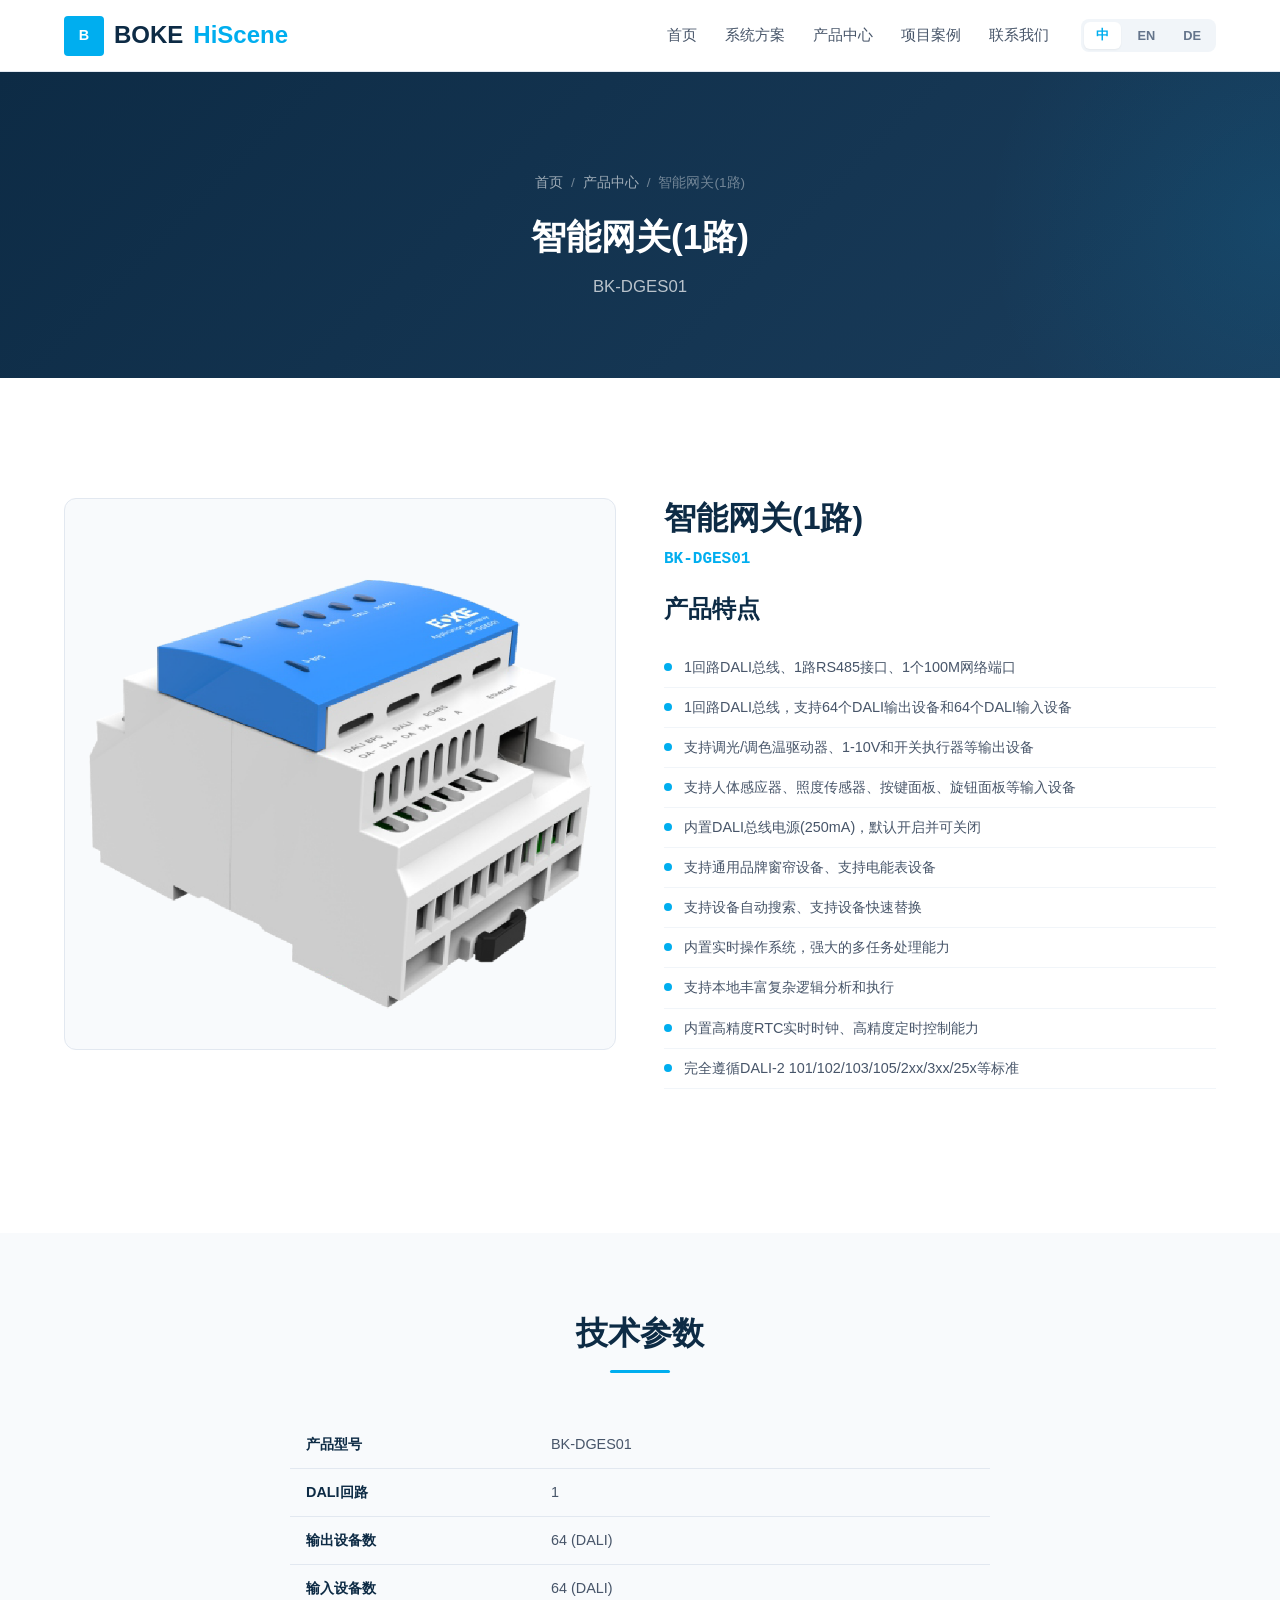
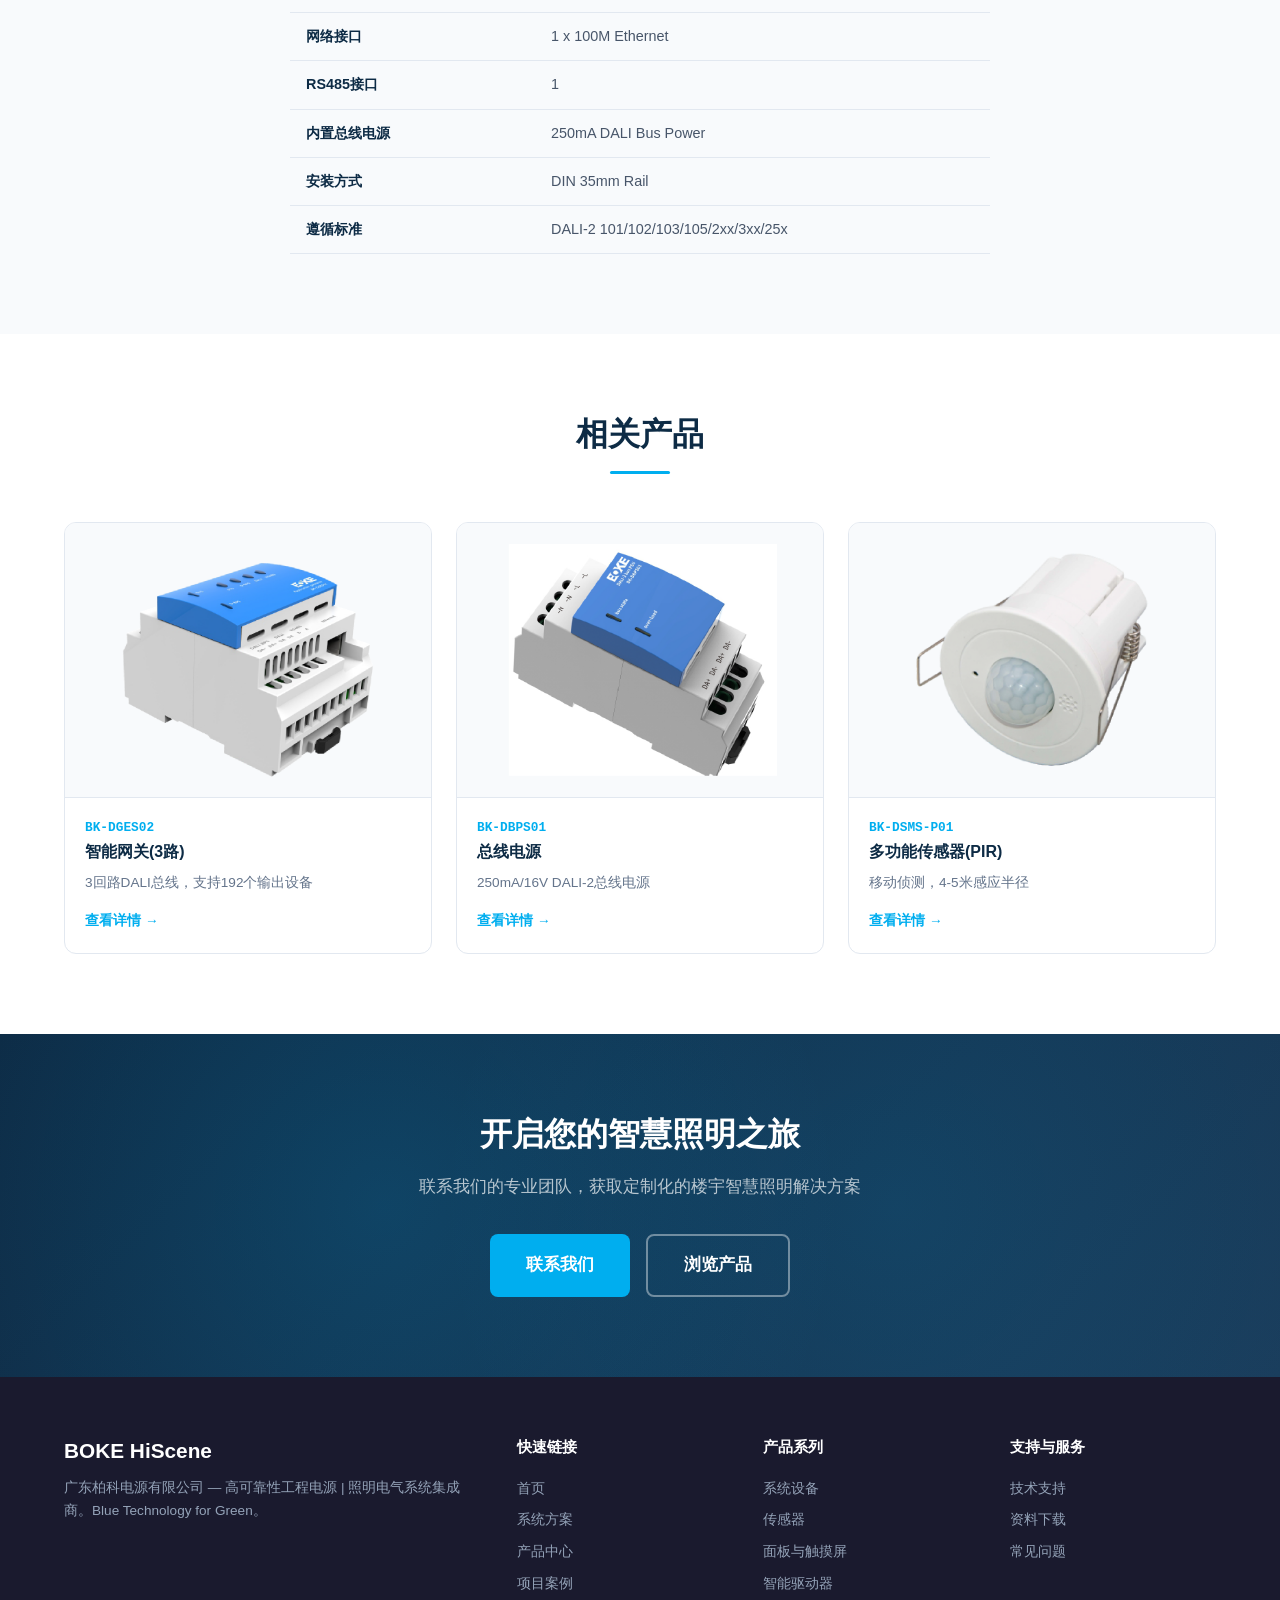
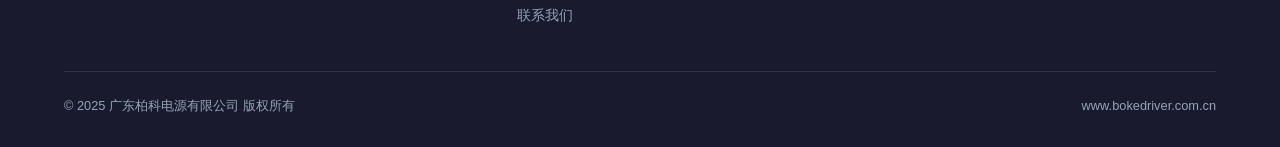
<file: product-detail.html>
<!DOCTYPE html>
<html lang="zh-CN">
<head>
  <meta charset="UTF-8">
  <meta name="viewport" content="width=device-width, initial-scale=1.0">
  <title>智能网关(1路) - BOKE HiScene</title>
  <link rel="stylesheet" href="css/style.css">
</head>
<body>

  <!-- Header -->
  <header class="header">
    <div class="container">
      <a href="index.html" class="logo">
        <div class="logo-icon">B</div>
        BOKE <span>HiScene</span>
      </a>
      <nav class="nav">
        <div class="nav-links">
          <a href="index.html" data-i18n="nav.home">首页</a>
          <a href="system.html" data-i18n="nav.system">系统方案</a>
          <a href="products.html" data-i18n="nav.products">产品中心</a>
          <a href="cases.html" data-i18n="nav.cases">项目案例</a>
          <a href="contact.html" data-i18n="nav.contact">联系我们</a>
        </div>
        <div class="lang-switcher">
          <button data-lang="zh" class="active">中</button>
          <button data-lang="en">EN</button>
          <button data-lang="de">DE</button>
        </div>
        <button class="menu-toggle" aria-label="Menu">
          <span></span><span></span><span></span>
        </button>
      </nav>
    </div>
  </header>

  <!-- Page Hero -->
  <section class="page-hero">
    <div class="breadcrumb">
      <a href="index.html" data-i18n="nav.home">首页</a>
      <span>/</span>
      <a href="products.html" data-i18n="detail.breadcrumb.products">产品中心</a>
      <span>/</span>
      <span data-i18n="detail.breadcrumb.current">智能网关(1路)</span>
    </div>
    <h1 data-i18n="detail.gateway.name">智能网关(1路)</h1>
    <p>BK-DGES01</p>
  </section>

  <!-- Product Detail -->
  <section class="section">
    <div class="container">
      <div class="product-detail-header">
        <div class="product-detail-image" style="background-image: url('images/BK-DGES01.png');">
          <span></span>
        </div>
        <div class="product-detail-info">
          <h1 data-i18n="detail.gateway.name">智能网关(1路)</h1>
          <div class="product-detail-model">BK-DGES01</div>

          <h3 data-i18n="detail.features.title" class="mb-3">产品特点</h3>
          <ul class="product-features">
            <li data-i18n="detail.gateway.f1">1回路DALI总线、1路RS485接口、1个100M网络端口</li>
            <li data-i18n="detail.gateway.f2">1回路DALI总线，支持64个DALI输出设备和64个DALI输入设备</li>
            <li data-i18n="detail.gateway.f3">支持调光/调色温驱动器、1-10V和开关执行器等输出设备</li>
            <li data-i18n="detail.gateway.f4">支持人体感应器、照度传感器、按键面板、旋钮面板等输入设备</li>
            <li data-i18n="detail.gateway.f5">内置DALI总线电源(250mA)，默认开启并可关闭</li>
            <li data-i18n="detail.gateway.f6">支持通用品牌窗帘设备、支持电能表设备</li>
            <li data-i18n="detail.gateway.f7">支持设备自动搜索、支持设备快速替换</li>
            <li data-i18n="detail.gateway.f8">内置实时操作系统，强大的多任务处理能力</li>
            <li data-i18n="detail.gateway.f9">支持本地丰富复杂逻辑分析和执行</li>
            <li data-i18n="detail.gateway.f10">内置高精度RTC实时时钟、高精度定时控制能力</li>
            <li data-i18n="detail.gateway.f11">完全遵循DALI-2 101/102/103/105/2xx/3xx/25x等标准</li>
          </ul>
        </div>
      </div>
    </div>
  </section>

  <!-- Specifications -->
  <section class="section section-alt">
    <div class="container">
      <div class="section-header">
        <h2 data-i18n="detail.spec.title">技术参数</h2>
      </div>
      <div style="max-width:700px; margin:0 auto;">
        <table class="spec-table">
          <tr>
            <th data-i18n="spec.model">产品型号</th>
            <td>BK-DGES01</td>
          </tr>
          <tr>
            <th data-i18n="spec.dali">DALI回路</th>
            <td>1</td>
          </tr>
          <tr>
            <th data-i18n="spec.output">输出设备数</th>
            <td>64 (DALI)</td>
          </tr>
          <tr>
            <th data-i18n="spec.input">输入设备数</th>
            <td>64 (DALI)</td>
          </tr>
          <tr>
            <th data-i18n="spec.network">网络接口</th>
            <td>1 x 100M Ethernet</td>
          </tr>
          <tr>
            <th data-i18n="spec.rs485">RS485接口</th>
            <td>1</td>
          </tr>
          <tr>
            <th data-i18n="spec.buspower">内置总线电源</th>
            <td>250mA DALI Bus Power</td>
          </tr>
          <tr>
            <th data-i18n="spec.install">安装方式</th>
            <td>DIN 35mm Rail</td>
          </tr>
          <tr>
            <th data-i18n="spec.standard">遵循标准</th>
            <td>DALI-2 101/102/103/105/2xx/3xx/25x</td>
          </tr>
        </table>
      </div>
    </div>
  </section>

  <!-- Related Products -->
  <section class="section">
    <div class="container">
      <div class="section-header">
        <h2 data-i18n="detail.related.title">相关产品</h2>
      </div>
      <div class="product-grid" style="grid-template-columns: repeat(3, 1fr);">
        <div class="product-card">
          <div class="product-card-image" style="background-image: url('images/BK-DGES01.png');"><span>BK-DGES02</span></div>
          <div class="product-card-body">
            <div class="product-card-model">BK-DGES02</div>
            <h3 data-i18n="prod.gateway3">智能网关(3路)</h3>
            <p data-i18n="prod.gateway3.desc">3回路DALI总线，支持192个输出设备</p>
            <a href="product-detail.html" class="product-card-link" data-i18n="products.viewdetail">查看详情</a>
          </div>
        </div>
        <div class="product-card">
          <div class="product-card-image" style="background-image: url('images/BK-DBPS01.png');"><span>BK-DBPS01</span></div>
          <div class="product-card-body">
            <div class="product-card-model">BK-DBPS01</div>
            <h3 data-i18n="prod.buspower">总线电源</h3>
            <p data-i18n="prod.buspower.desc">250mA/16V DALI-2总线电源</p>
            <a href="product-detail.html" class="product-card-link" data-i18n="products.viewdetail">查看详情</a>
          </div>
        </div>
        <div class="product-card">
          <div class="product-card-image" style="background-image: url('images/BK-DSMS-P01.png');"><span>BK-DSMS-P01</span></div>
          <div class="product-card-body">
            <div class="product-card-model">BK-DSMS-P01</div>
            <h3 data-i18n="prod.pir">多功能传感器(PIR)</h3>
            <p data-i18n="prod.pir.desc">移动侦测，4-5米感应半径</p>
            <a href="product-detail.html" class="product-card-link" data-i18n="products.viewdetail">查看详情</a>
          </div>
        </div>
      </div>
    </div>
  </section>

  <!-- CTA -->
  <section class="cta-section">
    <div class="container">
      <h2 data-i18n="cta.title">开启您的智慧照明之旅</h2>
      <p data-i18n="cta.desc">联系我们的专业团队，获取定制化的楼宇智慧照明解决方案</p>
      <div class="btn-group" style="justify-content:center;">
        <a href="contact.html" class="btn btn-primary btn-lg" data-i18n="cta.btn.contact">联系我们</a>
        <a href="products.html" class="btn btn-outline btn-lg" data-i18n="cta.btn.products">浏览产品</a>
      </div>
    </div>
  </section>

  <!-- Footer -->
  <footer class="footer">
    <div class="container">
      <div class="footer-grid">
        <div class="footer-brand">
          <h3>BOKE HiScene</h3>
          <p data-i18n="footer.brand.desc">广东柏科电源有限公司 — 高可靠性工程电源 | 照明电气系统集成商。Blue Technology for Green。</p>
        </div>
        <div class="footer-links">
          <h4 data-i18n="footer.quicklinks">快速链接</h4>
          <a href="index.html" data-i18n="nav.home">首页</a>
          <a href="system.html" data-i18n="nav.system">系统方案</a>
          <a href="products.html" data-i18n="nav.products">产品中心</a>
          <a href="cases.html" data-i18n="nav.cases">项目案例</a>
          <a href="contact.html" data-i18n="nav.contact">联系我们</a>
        </div>
        <div class="footer-links">
          <h4 data-i18n="footer.products">产品系列</h4>
          <a href="products.html" data-i18n="products.tab.system">系统设备</a>
          <a href="products.html" data-i18n="products.tab.sensor">传感器</a>
          <a href="products.html" data-i18n="products.tab.panel">面板与触摸屏</a>
          <a href="products.html" data-i18n="products.tab.driver">智能驱动器</a>
        </div>
        <div class="footer-links">
          <h4 data-i18n="footer.support">支持与服务</h4>
          <a href="contact.html" data-i18n="footer.techsupport">技术支持</a>
          <a href="#" data-i18n="footer.download">资料下载</a>
          <a href="#" data-i18n="footer.faq">常见问题</a>
        </div>
      </div>
      <div class="footer-bottom">
        <span data-i18n="footer.copyright">© 2025 广东柏科电源有限公司 版权所有</span>
        <span>www.bokedriver.com.cn</span>
      </div>
    </div>
  </footer>

  <script src="js/i18n.js"></script>
  <script src="js/main.js"></script>
</body>
</html>
</file>
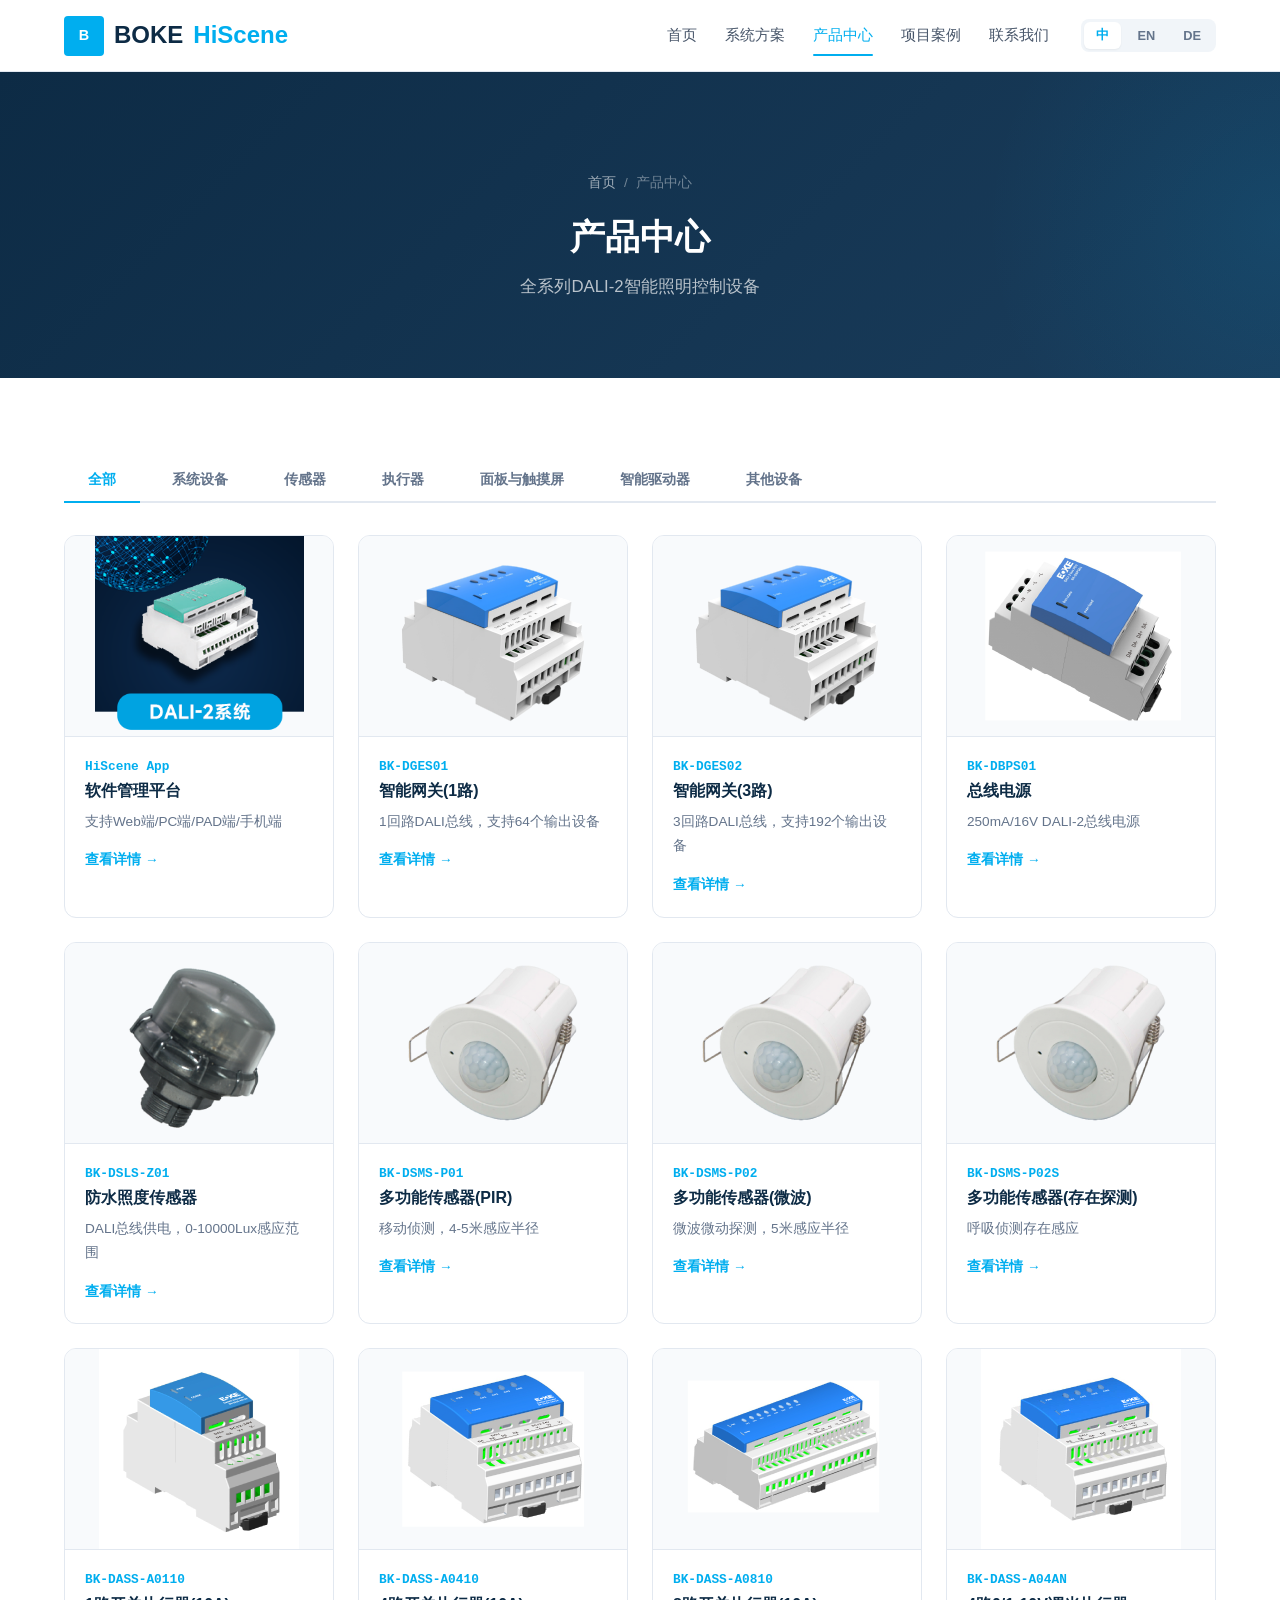
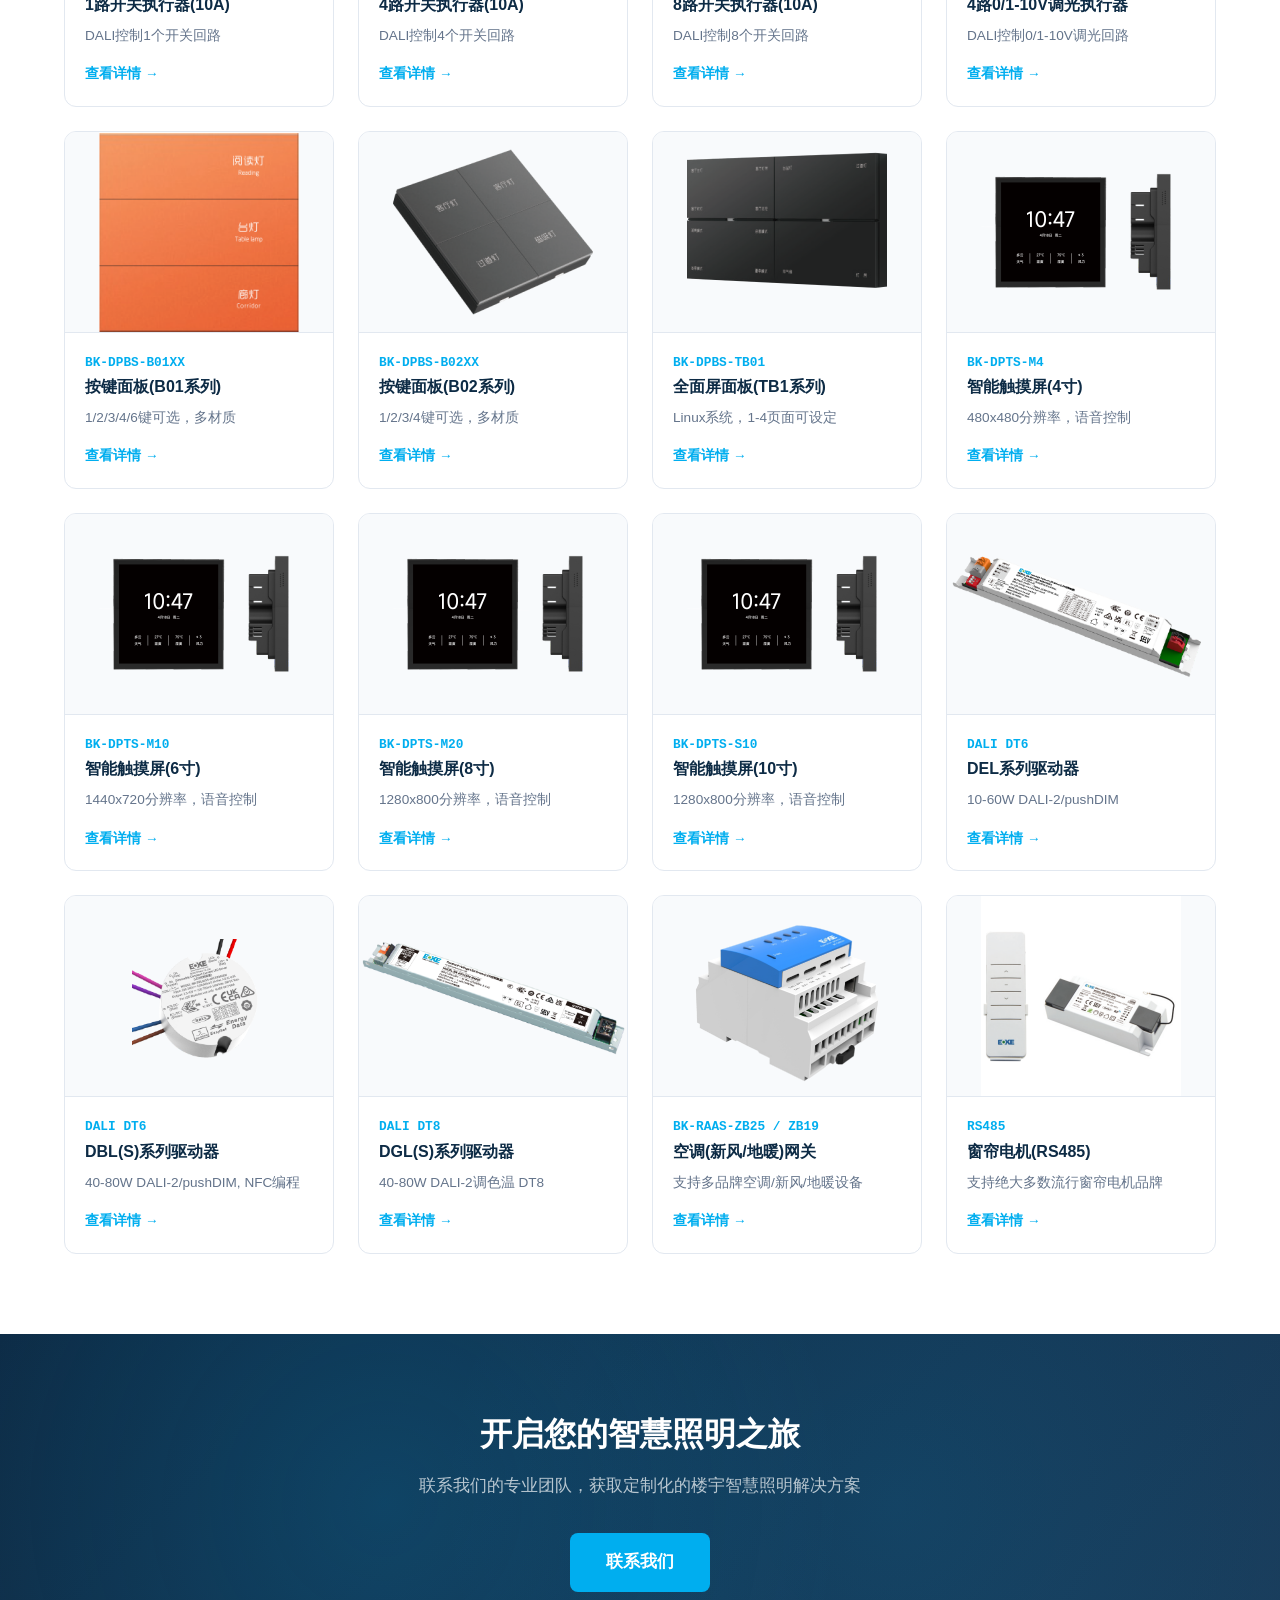
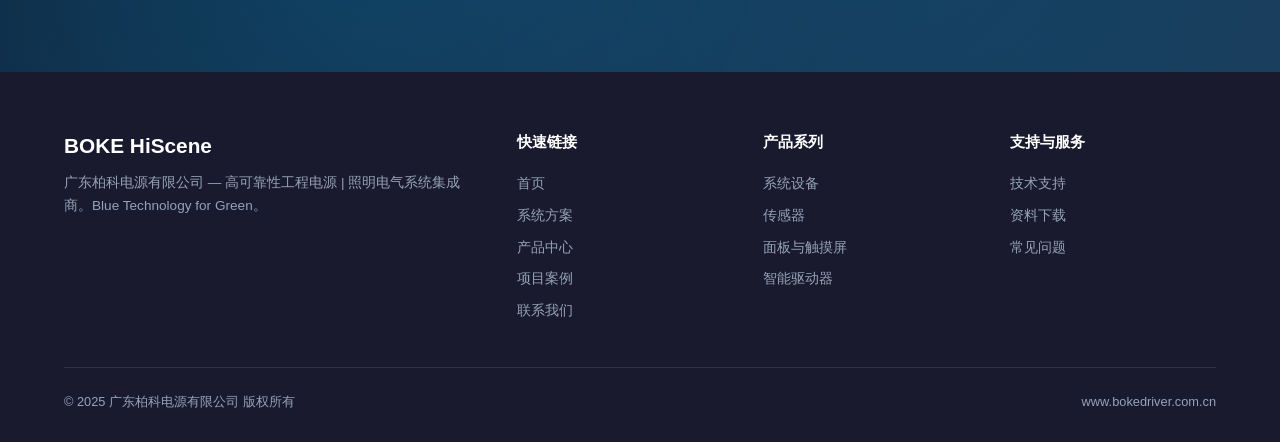
<file: products.html>
<!DOCTYPE html>
<html lang="zh-CN">
<head>
  <meta charset="UTF-8">
  <meta name="viewport" content="width=device-width, initial-scale=1.0">
  <title>产品中心 - BOKE HiScene</title>
  <link rel="stylesheet" href="css/style.css">
</head>
<body>

  <!-- Header -->
  <header class="header">
    <div class="container">
      <a href="index.html" class="logo">
        <div class="logo-icon">B</div>
        BOKE <span>HiScene</span>
      </a>
      <nav class="nav">
        <div class="nav-links">
          <a href="index.html" data-i18n="nav.home">首页</a>
          <a href="system.html" data-i18n="nav.system">系统方案</a>
          <a href="products.html" data-i18n="nav.products">产品中心</a>
          <a href="cases.html" data-i18n="nav.cases">项目案例</a>
          <a href="contact.html" data-i18n="nav.contact">联系我们</a>
        </div>
        <div class="lang-switcher">
          <button data-lang="zh" class="active">中</button>
          <button data-lang="en">EN</button>
          <button data-lang="de">DE</button>
        </div>
        <button class="menu-toggle" aria-label="Menu">
          <span></span><span></span><span></span>
        </button>
      </nav>
    </div>
  </header>

  <!-- Page Hero -->
  <section class="page-hero">
    <div class="breadcrumb">
      <a href="index.html" data-i18n="nav.home">首页</a>
      <span>/</span>
      <span data-i18n="nav.products">产品中心</span>
    </div>
    <h1 data-i18n="products.title">产品中心</h1>
    <p data-i18n="products.subtitle">全系列DALI-2智能照明控制设备</p>
  </section>

  <!-- Products Section -->
  <section class="section">
    <div class="container">
      <!-- Tabs -->
      <div class="tabs">
        <button class="tab-btn active" data-tab="all" data-i18n="products.tab.all">全部</button>
        <button class="tab-btn" data-tab="system" data-i18n="products.tab.system">系统设备</button>
        <button class="tab-btn" data-tab="sensor" data-i18n="products.tab.sensor">传感器</button>
        <button class="tab-btn" data-tab="actuator" data-i18n="products.tab.actuator">执行器</button>
        <button class="tab-btn" data-tab="panel" data-i18n="products.tab.panel">面板与触摸屏</button>
        <button class="tab-btn" data-tab="driver" data-i18n="products.tab.driver">智能驱动器</button>
        <button class="tab-btn" data-tab="other" data-i18n="products.tab.other">其他设备</button>
      </div>

      <div class="products-wrapper show-all">
      <!-- System Devices -->
      <div class="tab-content active" data-tab-content="system">
        <div class="product-grid">
          <div class="product-card">
            <div class="product-card-image" style="background-image: url('images/dali2-system.png');"><span>Software Platform</span></div>
            <div class="product-card-body">
              <div class="product-card-model">HiScene App</div>
              <h3 data-i18n="prod.software">软件管理平台</h3>
              <p data-i18n="prod.software.desc">支持Web端/PC端/PAD端/手机端</p>
              <a href="product-detail.html" class="product-card-link" data-i18n="products.viewdetail">查看详情</a>
            </div>
          </div>
          <div class="product-card">
            <div class="product-card-image" style="background-image: url('images/BK-DGES01.png');"><span>BK-DGES01</span></div>
            <div class="product-card-body">
              <div class="product-card-model">BK-DGES01</div>
              <h3 data-i18n="prod.gateway1">智能网关(1路)</h3>
              <p data-i18n="prod.gateway1.desc">1回路DALI总线，支持64个输出设备</p>
              <a href="product-detail.html" class="product-card-link" data-i18n="products.viewdetail">查看详情</a>
            </div>
          </div>
          <div class="product-card">
            <div class="product-card-image" style="background-image: url('images/BK-DGES01.png');"><span>BK-DGES02</span></div>
            <div class="product-card-body">
              <div class="product-card-model">BK-DGES02</div>
              <h3 data-i18n="prod.gateway3">智能网关(3路)</h3>
              <p data-i18n="prod.gateway3.desc">3回路DALI总线，支持192个输出设备</p>
              <a href="product-detail.html" class="product-card-link" data-i18n="products.viewdetail">查看详情</a>
            </div>
          </div>
          <div class="product-card">
            <div class="product-card-image" style="background-image: url('images/BK-DBPS01.png');"><span>BK-DBPS01</span></div>
            <div class="product-card-body">
              <div class="product-card-model">BK-DBPS01</div>
              <h3 data-i18n="prod.buspower">总线电源</h3>
              <p data-i18n="prod.buspower.desc">250mA/16V DALI-2总线电源</p>
              <a href="product-detail.html" class="product-card-link" data-i18n="products.viewdetail">查看详情</a>
            </div>
          </div>
        </div>
      </div>

      <!-- Sensors -->
      <div class="tab-content active" data-tab-content="sensor">
        <div class="product-grid">
          <div class="product-card">
            <div class="product-card-image" style="background-image: url('images/BK-DSLS-Z01.png');"><span>BK-DSLS-Z01</span></div>
            <div class="product-card-body">
              <div class="product-card-model">BK-DSLS-Z01</div>
              <h3 data-i18n="prod.lightsensor">防水照度传感器</h3>
              <p data-i18n="prod.lightsensor.desc">DALI总线供电，0-10000Lux感应范围</p>
              <a href="product-detail.html" class="product-card-link" data-i18n="products.viewdetail">查看详情</a>
            </div>
          </div>
          <div class="product-card">
            <div class="product-card-image" style="background-image: url('images/BK-DSMS-P01.png');"><span>BK-DSMS-P01</span></div>
            <div class="product-card-body">
              <div class="product-card-model">BK-DSMS-P01</div>
              <h3 data-i18n="prod.pir">多功能传感器(PIR)</h3>
              <p data-i18n="prod.pir.desc">移动侦测，4-5米感应半径</p>
              <a href="product-detail.html" class="product-card-link" data-i18n="products.viewdetail">查看详情</a>
            </div>
          </div>
          <div class="product-card">
            <div class="product-card-image" style="background-image: url('images/BK-DSMS-P01.png');"><span>BK-DSMS-P02</span></div>
            <div class="product-card-body">
              <div class="product-card-model">BK-DSMS-P02</div>
              <h3 data-i18n="prod.microwave">多功能传感器(微波)</h3>
              <p data-i18n="prod.microwave.desc">微波微动探测，5米感应半径</p>
              <a href="product-detail.html" class="product-card-link" data-i18n="products.viewdetail">查看详情</a>
            </div>
          </div>
          <div class="product-card">
            <div class="product-card-image" style="background-image: url('images/BK-DSMS-P01.png');"><span>BK-DSMS-P02S</span></div>
            <div class="product-card-body">
              <div class="product-card-model">BK-DSMS-P02S</div>
              <h3 data-i18n="prod.presence">多功能传感器(存在探测)</h3>
              <p data-i18n="prod.presence.desc">呼吸侦测存在感应</p>
              <a href="product-detail.html" class="product-card-link" data-i18n="products.viewdetail">查看详情</a>
            </div>
          </div>
        </div>
      </div>

      <!-- Actuators -->
      <div class="tab-content active" data-tab-content="actuator">
        <div class="product-grid">
          <div class="product-card">
            <div class="product-card-image" style="background-image: url('images/BK-DASS-A0110.jpg');"><span>BK-DASS-A0110</span></div>
            <div class="product-card-body">
              <div class="product-card-model">BK-DASS-A0110</div>
              <h3 data-i18n="prod.switch1">1路开关执行器(10A)</h3>
              <p data-i18n="prod.switch1.desc">DALI控制1个开关回路</p>
              <a href="product-detail.html" class="product-card-link" data-i18n="products.viewdetail">查看详情</a>
            </div>
          </div>
          <div class="product-card">
            <div class="product-card-image" style="background-image: url('images/BK-DASS-A0416.png');"><span>BK-DASS-A0410</span></div>
            <div class="product-card-body">
              <div class="product-card-model">BK-DASS-A0410</div>
              <h3 data-i18n="prod.switch4">4路开关执行器(10A)</h3>
              <p data-i18n="prod.switch4.desc">DALI控制4个开关回路</p>
              <a href="product-detail.html" class="product-card-link" data-i18n="products.viewdetail">查看详情</a>
            </div>
          </div>
          <div class="product-card">
            <div class="product-card-image" style="background-image: url('images/BK-DASS-A0810.png');"><span>BK-DASS-A0810</span></div>
            <div class="product-card-body">
              <div class="product-card-model">BK-DASS-A0810</div>
              <h3 data-i18n="prod.switch8">8路开关执行器(10A)</h3>
              <p data-i18n="prod.switch8.desc">DALI控制8个开关回路</p>
              <a href="product-detail.html" class="product-card-link" data-i18n="products.viewdetail">查看详情</a>
            </div>
          </div>
          <div class="product-card">
            <div class="product-card-image" style="background-image: url('images/BK-DASS-A04AN.jpg');"><span>BK-DASS-A04AN</span></div>
            <div class="product-card-body">
              <div class="product-card-model">BK-DASS-A04AN</div>
              <h3 data-i18n="prod.dimmer">4路0/1-10V调光执行器</h3>
              <p data-i18n="prod.dimmer.desc">DALI控制0/1-10V调光回路</p>
              <a href="product-detail.html" class="product-card-link" data-i18n="products.viewdetail">查看详情</a>
            </div>
          </div>
        </div>
      </div>

      <!-- Panels & Touch Screens -->
      <div class="tab-content active" data-tab-content="panel">
        <div class="product-grid">
          <div class="product-card">
            <div class="product-card-image" style="background-image: url('images/panel-M1.png');"><span>BK-DPBS-B01XX</span></div>
            <div class="product-card-body">
              <div class="product-card-model">BK-DPBS-B01XX</div>
              <h3 data-i18n="prod.panelb01">按键面板(B01系列)</h3>
              <p data-i18n="prod.panelb01.desc">1/2/3/4/6键可选，多材质</p>
              <a href="product-detail.html" class="product-card-link" data-i18n="products.viewdetail">查看详情</a>
            </div>
          </div>
          <div class="product-card">
            <div class="product-card-image" style="background-image: url('images/panel-M2.png');"><span>BK-DPBS-B02XX</span></div>
            <div class="product-card-body">
              <div class="product-card-model">BK-DPBS-B02XX</div>
              <h3 data-i18n="prod.panelb02">按键面板(B02系列)</h3>
              <p data-i18n="prod.panelb02.desc">1/2/3/4键可选，多材质</p>
              <a href="product-detail.html" class="product-card-link" data-i18n="products.viewdetail">查看详情</a>
            </div>
          </div>
          <div class="product-card">
            <div class="product-card-image" style="background-image: url('images/panel-M3.png');"><span>BK-DPBS-TB01</span></div>
            <div class="product-card-body">
              <div class="product-card-model">BK-DPBS-TB01</div>
              <h3 data-i18n="prod.fullscreen">全面屏面板(TB1系列)</h3>
              <p data-i18n="prod.fullscreen.desc">Linux系统，1-4页面可设定</p>
              <a href="product-detail.html" class="product-card-link" data-i18n="products.viewdetail">查看详情</a>
            </div>
          </div>
          <div class="product-card">
            <div class="product-card-image" style="background-image: url('images/BK-DPTS01.png');"><span>BK-DPTS-M4</span></div>
            <div class="product-card-body">
              <div class="product-card-model">BK-DPTS-M4</div>
              <h3 data-i18n="prod.touch4">智能触摸屏(4寸)</h3>
              <p data-i18n="prod.touch4.desc">480x480分辨率，语音控制</p>
              <a href="product-detail.html" class="product-card-link" data-i18n="products.viewdetail">查看详情</a>
            </div>
          </div>
          <div class="product-card">
            <div class="product-card-image" style="background-image: url('images/BK-DPTS01.png');"><span>BK-DPTS-M10</span></div>
            <div class="product-card-body">
              <div class="product-card-model">BK-DPTS-M10</div>
              <h3 data-i18n="prod.touch6">智能触摸屏(6寸)</h3>
              <p data-i18n="prod.touch6.desc">1440x720分辨率，语音控制</p>
              <a href="product-detail.html" class="product-card-link" data-i18n="products.viewdetail">查看详情</a>
            </div>
          </div>
          <div class="product-card">
            <div class="product-card-image" style="background-image: url('images/BK-DPTS01.png');"><span>BK-DPTS-M20</span></div>
            <div class="product-card-body">
              <div class="product-card-model">BK-DPTS-M20</div>
              <h3 data-i18n="prod.touch8">智能触摸屏(8寸)</h3>
              <p data-i18n="prod.touch8.desc">1280x800分辨率，语音控制</p>
              <a href="product-detail.html" class="product-card-link" data-i18n="products.viewdetail">查看详情</a>
            </div>
          </div>
          <div class="product-card">
            <div class="product-card-image" style="background-image: url('images/BK-DPTS01.png');"><span>BK-DPTS-S10</span></div>
            <div class="product-card-body">
              <div class="product-card-model">BK-DPTS-S10</div>
              <h3 data-i18n="prod.touch10">智能触摸屏(10寸)</h3>
              <p data-i18n="prod.touch10.desc">1280x800分辨率，语音控制</p>
              <a href="product-detail.html" class="product-card-link" data-i18n="products.viewdetail">查看详情</a>
            </div>
          </div>
        </div>
      </div>

      <!-- Smart Drivers -->
      <div class="tab-content active" data-tab-content="driver">
        <div class="product-grid">
          <div class="product-card">
            <div class="product-card-image" style="background-image: url('images/driver-DEL.png');"><span>DEL Series</span></div>
            <div class="product-card-body">
              <div class="product-card-model">DALI DT6</div>
              <h3 data-i18n="prod.del">DEL系列驱动器</h3>
              <p data-i18n="prod.del.desc">10-60W DALI-2/pushDIM</p>
              <a href="product-detail.html" class="product-card-link" data-i18n="products.viewdetail">查看详情</a>
            </div>
          </div>
          <div class="product-card">
            <div class="product-card-image" style="background-image: url('images/driver-DBL.png');"><span>DBL(S) Series</span></div>
            <div class="product-card-body">
              <div class="product-card-model">DALI DT6</div>
              <h3 data-i18n="prod.dbl">DBL(S)系列驱动器</h3>
              <p data-i18n="prod.dbl.desc">40-80W DALI-2/pushDIM, NFC编程</p>
              <a href="product-detail.html" class="product-card-link" data-i18n="products.viewdetail">查看详情</a>
            </div>
          </div>
          <div class="product-card">
            <div class="product-card-image" style="background-image: url('images/driver-DGL.png');"><span>DGL(S) Series</span></div>
            <div class="product-card-body">
              <div class="product-card-model">DALI DT8</div>
              <h3 data-i18n="prod.dgl">DGL(S)系列驱动器</h3>
              <p data-i18n="prod.dgl.desc">40-80W DALI-2调色温 DT8</p>
              <a href="product-detail.html" class="product-card-link" data-i18n="products.viewdetail">查看详情</a>
            </div>
          </div>
        </div>
      </div>

      <!-- Other Devices -->
      <div class="tab-content active" data-tab-content="other">
        <div class="product-grid">
          <div class="product-card">
            <div class="product-card-image" style="background-image: url('images/BK-DGES01.png');"><span>BK-RAAS-ZB25</span></div>
            <div class="product-card-body">
              <div class="product-card-model">BK-RAAS-ZB25 / ZB19</div>
              <h3 data-i18n="prod.hvac">空调(新风/地暖)网关</h3>
              <p data-i18n="prod.hvac.desc">支持多品牌空调/新风/地暖设备</p>
              <a href="product-detail.html" class="product-card-link" data-i18n="products.viewdetail">查看详情</a>
            </div>
          </div>
          <div class="product-card">
            <div class="product-card-image" style="background-image: url('images/curtain-motor.png');"><span>Curtain Motor</span></div>
            <div class="product-card-body">
              <div class="product-card-model">RS485</div>
              <h3 data-i18n="prod.curtain">窗帘电机(RS485)</h3>
              <p data-i18n="prod.curtain.desc">支持绝大多数流行窗帘电机品牌</p>
              <a href="product-detail.html" class="product-card-link" data-i18n="products.viewdetail">查看详情</a>
            </div>
          </div>
        </div>
      </div>
      </div>

    </div>
  </section>

  <!-- CTA -->
  <section class="cta-section">
    <div class="container">
      <h2 data-i18n="cta.title">开启您的智慧照明之旅</h2>
      <p data-i18n="cta.desc">联系我们的专业团队，获取定制化的楼宇智慧照明解决方案</p>
      <div class="btn-group" style="justify-content:center;">
        <a href="contact.html" class="btn btn-primary btn-lg" data-i18n="cta.btn.contact">联系我们</a>
      </div>
    </div>
  </section>

  <!-- Footer -->
  <footer class="footer">
    <div class="container">
      <div class="footer-grid">
        <div class="footer-brand">
          <h3>BOKE HiScene</h3>
          <p data-i18n="footer.brand.desc">广东柏科电源有限公司 — 高可靠性工程电源 | 照明电气系统集成商。Blue Technology for Green。</p>
        </div>
        <div class="footer-links">
          <h4 data-i18n="footer.quicklinks">快速链接</h4>
          <a href="index.html" data-i18n="nav.home">首页</a>
          <a href="system.html" data-i18n="nav.system">系统方案</a>
          <a href="products.html" data-i18n="nav.products">产品中心</a>
          <a href="cases.html" data-i18n="nav.cases">项目案例</a>
          <a href="contact.html" data-i18n="nav.contact">联系我们</a>
        </div>
        <div class="footer-links">
          <h4 data-i18n="footer.products">产品系列</h4>
          <a href="products.html" data-i18n="products.tab.system">系统设备</a>
          <a href="products.html" data-i18n="products.tab.sensor">传感器</a>
          <a href="products.html" data-i18n="products.tab.panel">面板与触摸屏</a>
          <a href="products.html" data-i18n="products.tab.driver">智能驱动器</a>
        </div>
        <div class="footer-links">
          <h4 data-i18n="footer.support">支持与服务</h4>
          <a href="contact.html" data-i18n="footer.techsupport">技术支持</a>
          <a href="#" data-i18n="footer.download">资料下载</a>
          <a href="#" data-i18n="footer.faq">常见问题</a>
        </div>
      </div>
      <div class="footer-bottom">
        <span data-i18n="footer.copyright">© 2025 广东柏科电源有限公司 版权所有</span>
        <span>www.bokedriver.com.cn</span>
      </div>
    </div>
  </footer>

  <script src="js/i18n.js"></script>
  <script src="js/main.js"></script>
</body>
</html>
</file>
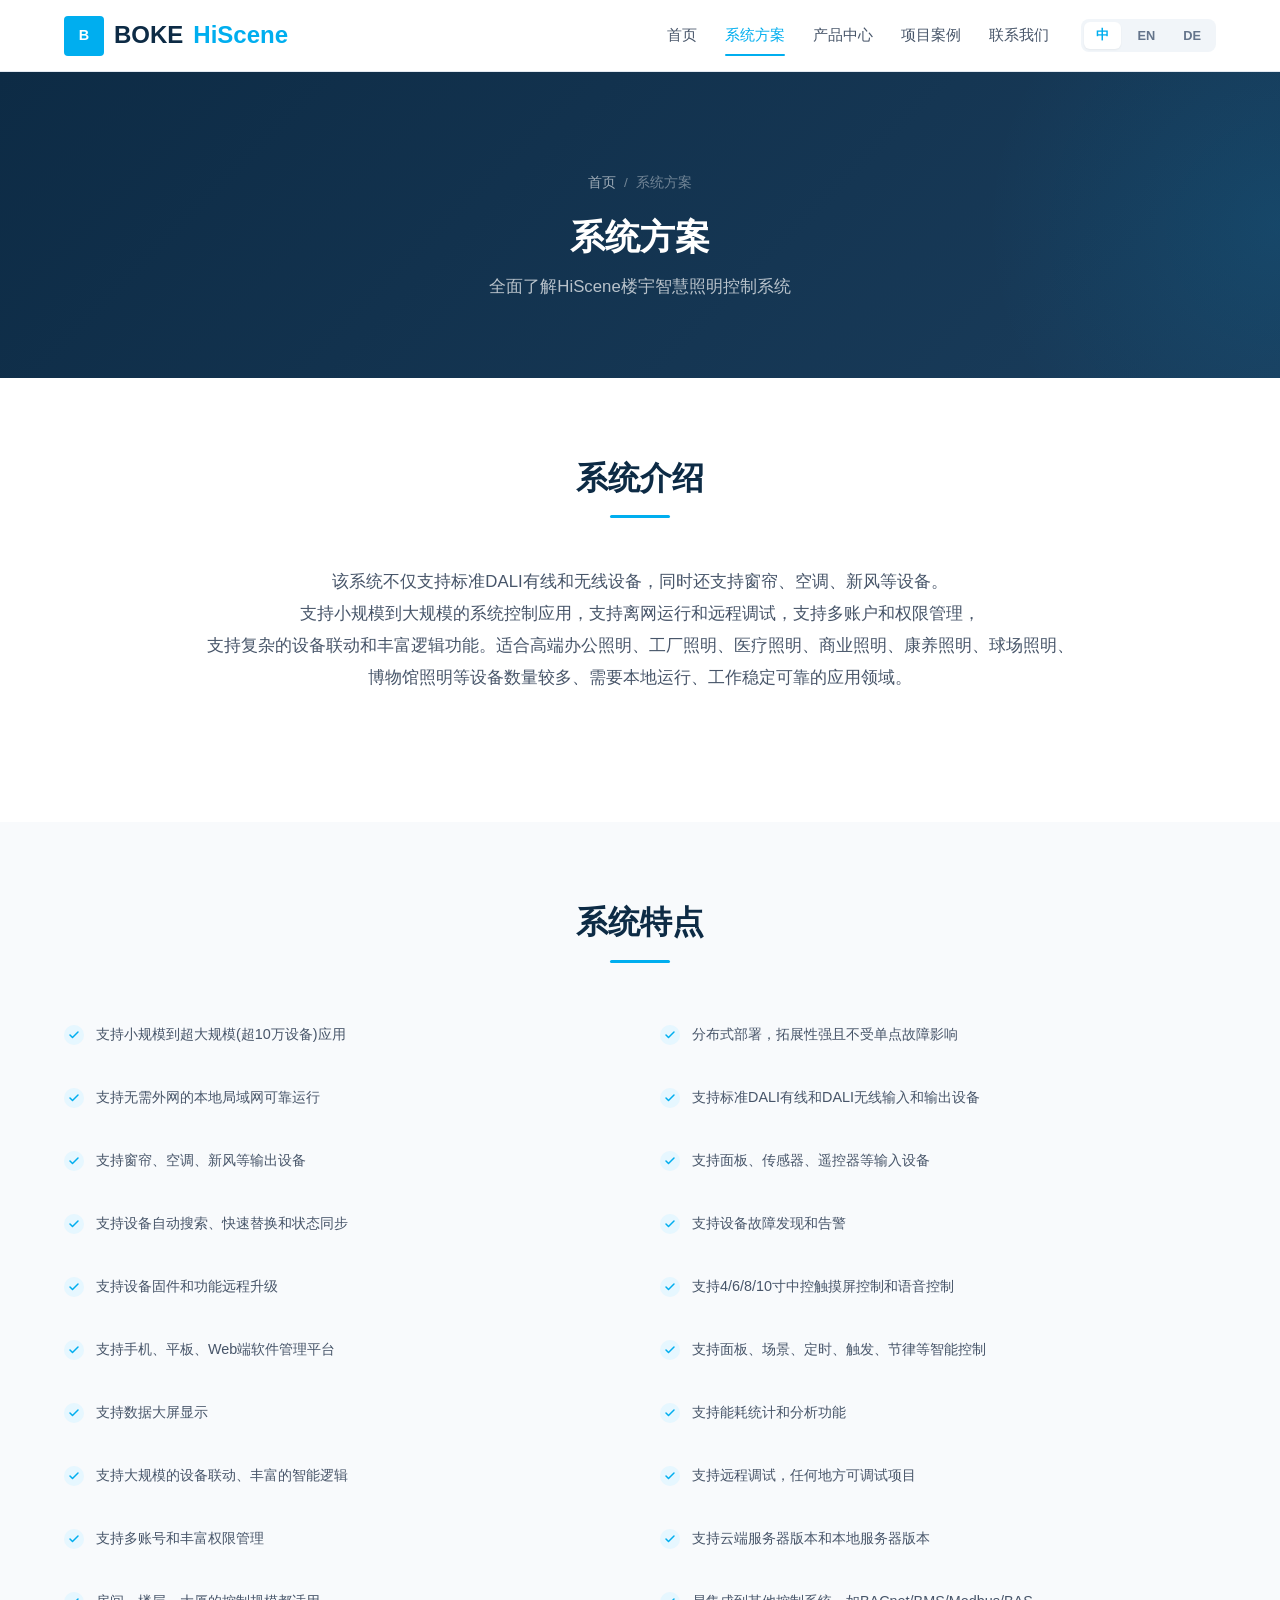
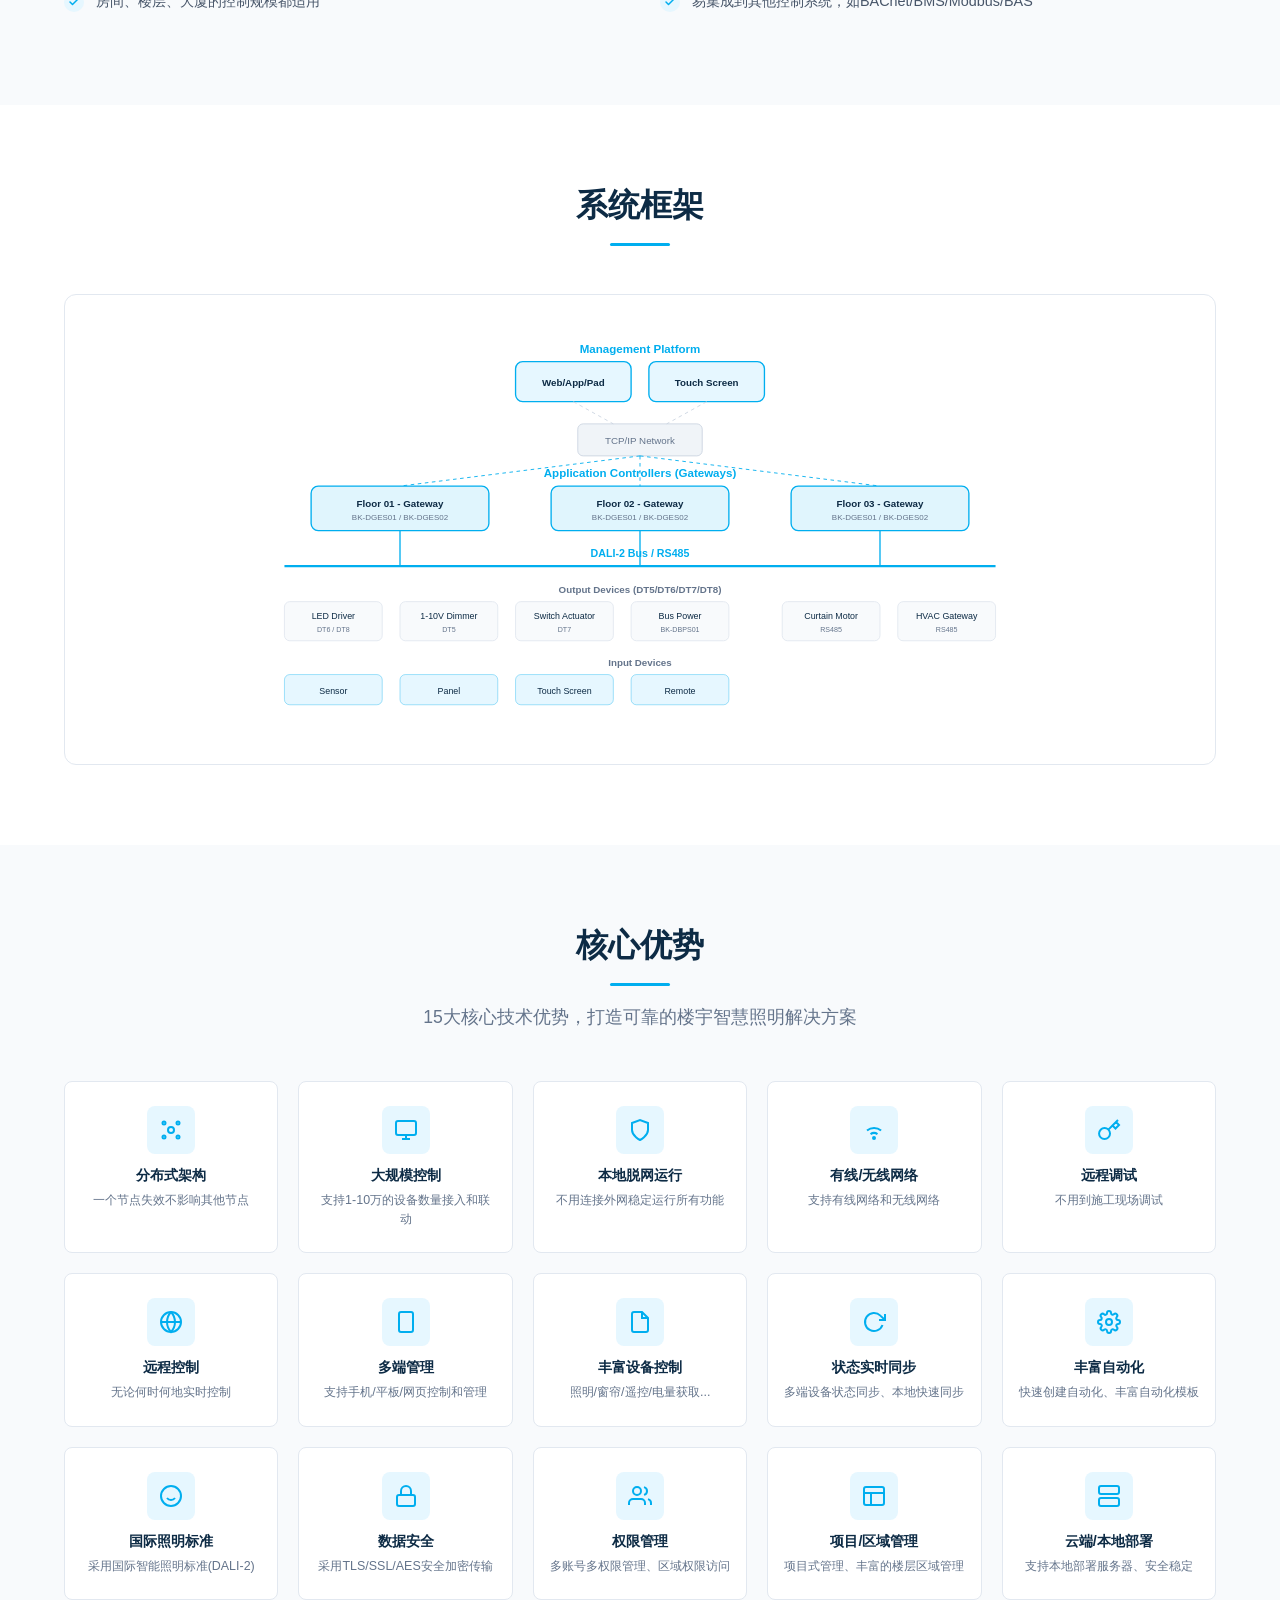
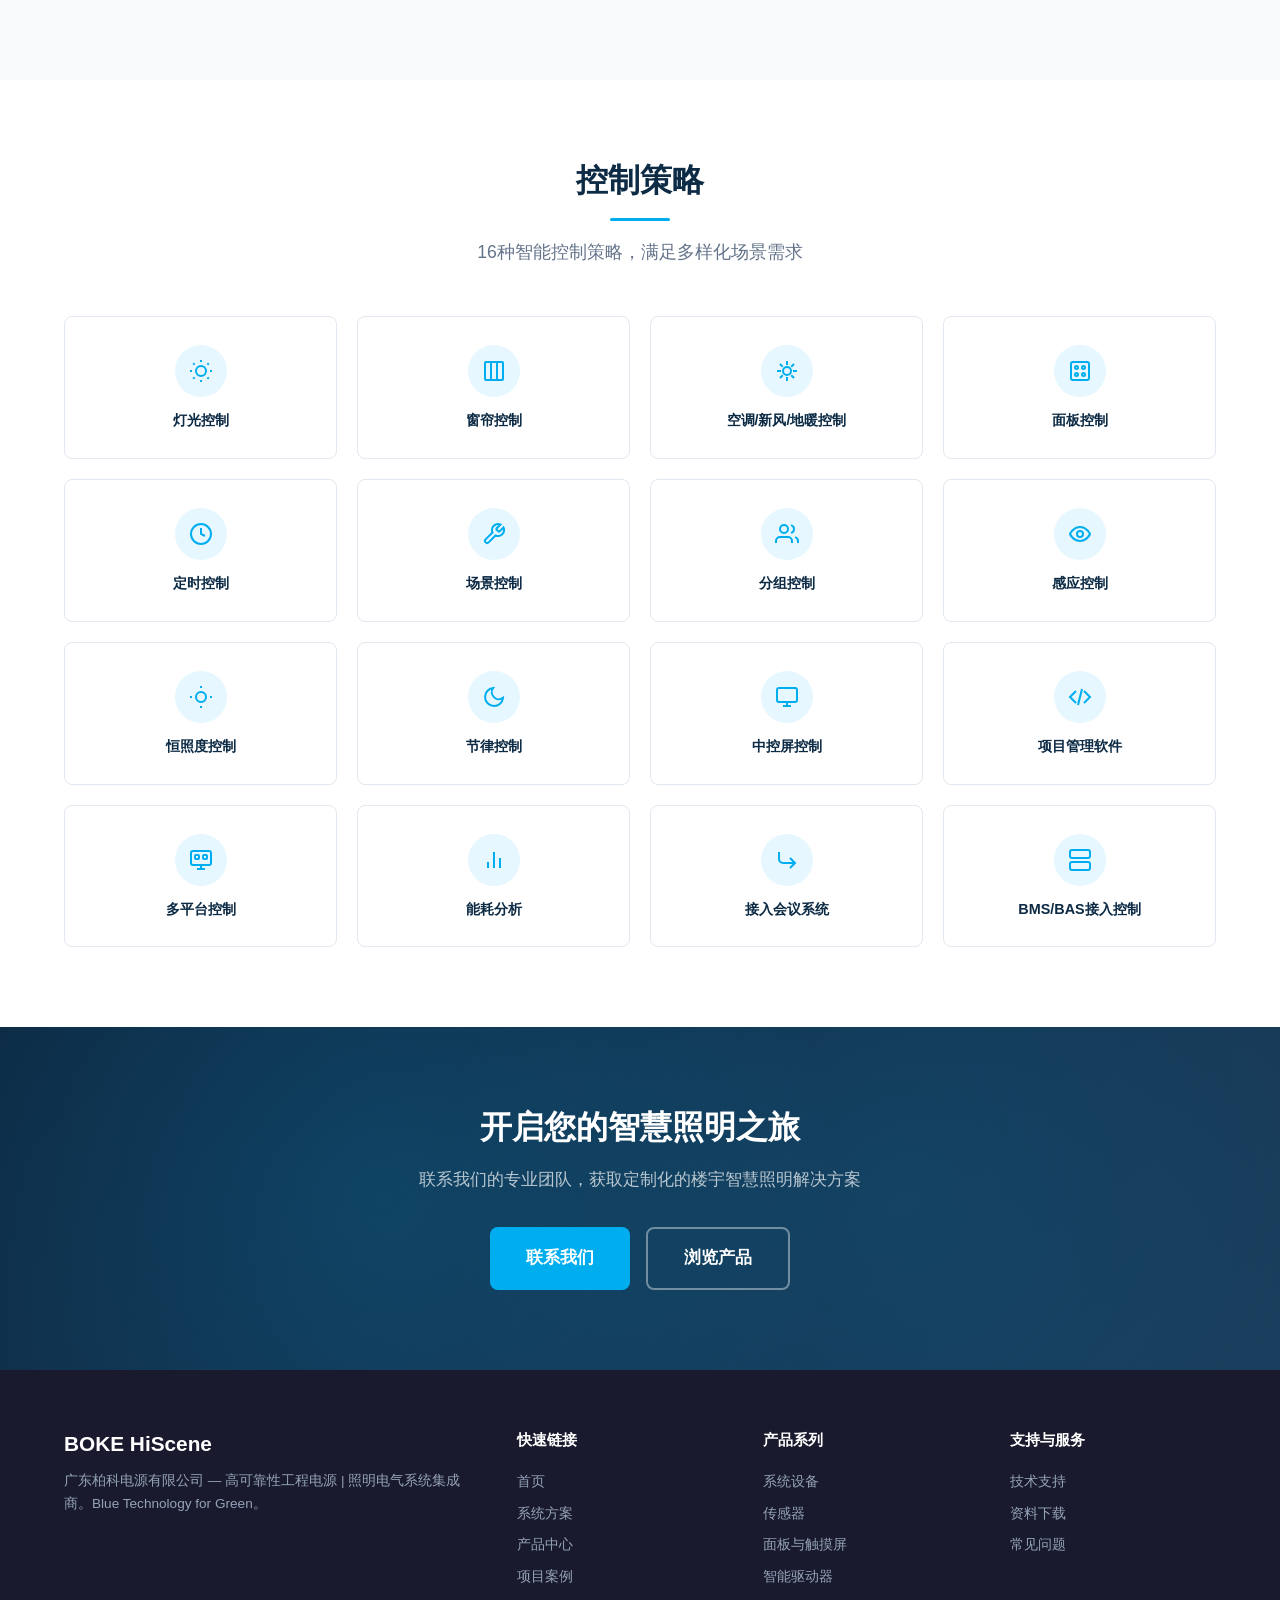
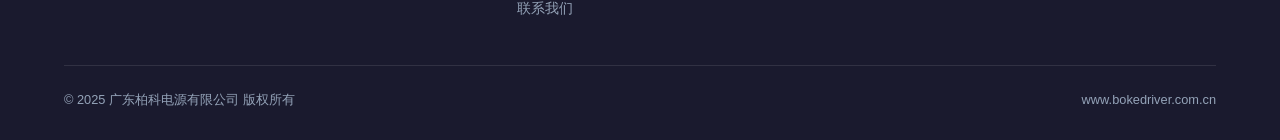
<file: system.html>
<!DOCTYPE html>
<html lang="zh-CN">
<head>
  <meta charset="UTF-8">
  <meta name="viewport" content="width=device-width, initial-scale=1.0">
  <title>系统方案 - BOKE HiScene</title>
  <link rel="stylesheet" href="css/style.css">
</head>
<body>

  <!-- Header -->
  <header class="header">
    <div class="container">
      <a href="index.html" class="logo">
        <div class="logo-icon">B</div>
        BOKE <span>HiScene</span>
      </a>
      <nav class="nav">
        <div class="nav-links">
          <a href="index.html" data-i18n="nav.home">首页</a>
          <a href="system.html" data-i18n="nav.system">系统方案</a>
          <a href="products.html" data-i18n="nav.products">产品中心</a>
          <a href="cases.html" data-i18n="nav.cases">项目案例</a>
          <a href="contact.html" data-i18n="nav.contact">联系我们</a>
        </div>
        <div class="lang-switcher">
          <button data-lang="zh" class="active">中</button>
          <button data-lang="en">EN</button>
          <button data-lang="de">DE</button>
        </div>
        <button class="menu-toggle" aria-label="Menu">
          <span></span><span></span><span></span>
        </button>
      </nav>
    </div>
  </header>

  <!-- Page Hero -->
  <section class="page-hero">
    <div class="breadcrumb">
      <a href="index.html" data-i18n="nav.home">首页</a>
      <span>/</span>
      <span data-i18n="nav.system">系统方案</span>
    </div>
    <h1 data-i18n="syspage.title">系统方案</h1>
    <p data-i18n="syspage.subtitle">全面了解HiScene楼宇智慧照明控制系统</p>
  </section>

  <!-- System Introduction -->
  <section class="section">
    <div class="container">
      <div class="section-header">
        <h2 data-i18n="syspage.intro.title">系统介绍</h2>
      </div>
      <p style="max-width:900px; margin:0 auto 48px; text-align:center; color:var(--gray-600); font-size:1.05rem; line-height:1.9; word-break:keep-all; overflow-wrap:break-word;" data-i18n="system.intro">
        该系统不仅支持标准DALI有线和无线设备，同时还支持窗帘、空调、新风等设备。支持小规模到大规模的系统控制应用，支持离网运行和远程调试，支持多账户和权限管理，支持复杂的设备联动和丰富逻辑功能。适合高端办公照明、工厂照明、医疗照明、商业照明、康养照明、球场照明、博物馆照明等设备数量较多、需要本地运行、工作稳定可靠的应用领域。
      </p>
    </div>
  </section>

  <!-- System Features -->
  <section class="section section-alt">
    <div class="container">
      <div class="section-header">
        <h2 data-i18n="syspage.features.title">系统特点</h2>
      </div>
      <div class="feature-list-grid">
        <div class="feature-list-item" data-i18n="sysfeat.1">支持小规模到超大规模(超10万设备)应用</div>
        <div class="feature-list-item" data-i18n="sysfeat.11">分布式部署，拓展性强且不受单点故障影响</div>
        <div class="feature-list-item" data-i18n="sysfeat.2">支持无需外网的本地局域网可靠运行</div>
        <div class="feature-list-item" data-i18n="sysfeat.12">支持标准DALI有线和DALI无线输入和输出设备</div>
        <div class="feature-list-item" data-i18n="sysfeat.3">支持窗帘、空调、新风等输出设备</div>
        <div class="feature-list-item" data-i18n="sysfeat.13">支持面板、传感器、遥控器等输入设备</div>
        <div class="feature-list-item" data-i18n="sysfeat.4">支持设备自动搜索、快速替换和状态同步</div>
        <div class="feature-list-item" data-i18n="sysfeat.14">支持设备故障发现和告警</div>
        <div class="feature-list-item" data-i18n="sysfeat.5">支持设备固件和功能远程升级</div>
        <div class="feature-list-item" data-i18n="sysfeat.15">支持4/6/8/10寸中控触摸屏控制和语音控制</div>
        <div class="feature-list-item" data-i18n="sysfeat.6">支持手机、平板、Web端软件管理平台</div>
        <div class="feature-list-item" data-i18n="sysfeat.16">支持面板、场景、定时、触发、节律等智能控制</div>
        <div class="feature-list-item" data-i18n="sysfeat.7">支持数据大屏显示</div>
        <div class="feature-list-item" data-i18n="sysfeat.17">支持能耗统计和分析功能</div>
        <div class="feature-list-item" data-i18n="sysfeat.8">支持大规模的设备联动、丰富的智能逻辑</div>
        <div class="feature-list-item" data-i18n="sysfeat.18">支持远程调试，任何地方可调试项目</div>
        <div class="feature-list-item" data-i18n="sysfeat.9">支持多账号和丰富权限管理</div>
        <div class="feature-list-item" data-i18n="sysfeat.19">支持云端服务器版本和本地服务器版本</div>
        <div class="feature-list-item" data-i18n="sysfeat.10">房间、楼层、大厦的控制规模都适用</div>
        <div class="feature-list-item" data-i18n="sysfeat.20">易集成到其他控制系统，如BACnet/BMS/Modbus/BAS</div>
      </div>
    </div>
  </section>

  <!-- System Architecture -->
  <section class="section">
    <div class="container">
      <div class="section-header">
        <h2 data-i18n="system.arch.title">系统框架</h2>
      </div>
      <div class="arch-diagram">
        <svg viewBox="0 0 900 420" fill="none" xmlns="http://www.w3.org/2000/svg">
          <!-- Management Layer -->
          <text x="450" y="20" text-anchor="middle" fill="#00AEEF" font-size="13" font-weight="700">Management Platform</text>
          <rect x="310" y="30" width="130" height="45" rx="8" fill="#E6F7FF" stroke="#00AEEF" stroke-width="1.5"/>
          <text x="375" y="57" text-anchor="middle" fill="#0D2B45" font-size="11" font-weight="600">Web/App/Pad</text>
          <rect x="460" y="30" width="130" height="45" rx="8" fill="#E6F7FF" stroke="#00AEEF" stroke-width="1.5"/>
          <text x="525" y="57" text-anchor="middle" fill="#0D2B45" font-size="11" font-weight="600">Touch Screen</text>
          <!-- Router -->
          <rect x="380" y="100" width="140" height="36" rx="6" fill="#F0F4F8" stroke="#CBD5E1" stroke-width="1"/>
          <text x="450" y="123" text-anchor="middle" fill="#64748B" font-size="11">TCP/IP Network</text>
          <line x1="375" y1="75" x2="420" y2="100" stroke="#CBD5E1" stroke-width="1" stroke-dasharray="4"/>
          <line x1="525" y1="75" x2="480" y2="100" stroke="#CBD5E1" stroke-width="1" stroke-dasharray="4"/>
          <!-- Gateway Layer Label -->
          <text x="450" y="160" text-anchor="middle" fill="#00AEEF" font-size="13" font-weight="700">Application Controllers (Gateways)</text>
          <!-- Gateways -->
          <rect x="80" y="170" width="200" height="50" rx="8" fill="#00AEEF" fill-opacity="0.12" stroke="#00AEEF" stroke-width="1.5"/>
          <text x="180" y="193" text-anchor="middle" fill="#0D2B45" font-size="11" font-weight="600">Floor 01 - Gateway</text>
          <text x="180" y="208" text-anchor="middle" fill="#64748B" font-size="9">BK-DGES01 / BK-DGES02</text>
          <rect x="350" y="170" width="200" height="50" rx="8" fill="#00AEEF" fill-opacity="0.12" stroke="#00AEEF" stroke-width="1.5"/>
          <text x="450" y="193" text-anchor="middle" fill="#0D2B45" font-size="11" font-weight="600">Floor 02 - Gateway</text>
          <text x="450" y="208" text-anchor="middle" fill="#64748B" font-size="9">BK-DGES01 / BK-DGES02</text>
          <rect x="620" y="170" width="200" height="50" rx="8" fill="#00AEEF" fill-opacity="0.12" stroke="#00AEEF" stroke-width="1.5"/>
          <text x="720" y="193" text-anchor="middle" fill="#0D2B45" font-size="11" font-weight="600">Floor 03 - Gateway</text>
          <text x="720" y="208" text-anchor="middle" fill="#64748B" font-size="9">BK-DGES01 / BK-DGES02</text>
          <line x1="450" y1="136" x2="180" y2="170" stroke="#00AEEF" stroke-width="1" stroke-dasharray="4"/>
          <line x1="450" y1="136" x2="450" y2="170" stroke="#00AEEF" stroke-width="1" stroke-dasharray="4"/>
          <line x1="450" y1="136" x2="720" y2="170" stroke="#00AEEF" stroke-width="1" stroke-dasharray="4"/>
          <!-- DALI Bus -->
          <text x="450" y="250" text-anchor="middle" fill="#00AEEF" font-size="12" font-weight="700">DALI-2 Bus / RS485</text>
          <line x1="50" y1="260" x2="850" y2="260" stroke="#00AEEF" stroke-width="2.5"/>
          <line x1="180" y1="220" x2="180" y2="260" stroke="#00AEEF" stroke-width="1.5"/>
          <line x1="450" y1="220" x2="450" y2="260" stroke="#00AEEF" stroke-width="1.5"/>
          <line x1="720" y1="220" x2="720" y2="260" stroke="#00AEEF" stroke-width="1.5"/>
          <!-- Output Devices -->
          <text x="450" y="290" text-anchor="middle" fill="#64748B" font-size="11" font-weight="600">Output Devices (DT5/DT6/DT7/DT8)</text>
          <rect x="50" y="300" width="110" height="44" rx="6" fill="#F8FAFC" stroke="#E2E8F0" stroke-width="1"/>
          <text x="105" y="320" text-anchor="middle" fill="#0D2B45" font-size="10" font-weight="500">LED Driver</text>
          <text x="105" y="334" text-anchor="middle" fill="#64748B" font-size="8">DT6 / DT8</text>
          <rect x="180" y="300" width="110" height="44" rx="6" fill="#F8FAFC" stroke="#E2E8F0" stroke-width="1"/>
          <text x="235" y="320" text-anchor="middle" fill="#0D2B45" font-size="10" font-weight="500">1-10V Dimmer</text>
          <text x="235" y="334" text-anchor="middle" fill="#64748B" font-size="8">DT5</text>
          <rect x="310" y="300" width="110" height="44" rx="6" fill="#F8FAFC" stroke="#E2E8F0" stroke-width="1"/>
          <text x="365" y="320" text-anchor="middle" fill="#0D2B45" font-size="10" font-weight="500">Switch Actuator</text>
          <text x="365" y="334" text-anchor="middle" fill="#64748B" font-size="8">DT7</text>
          <rect x="440" y="300" width="110" height="44" rx="6" fill="#F8FAFC" stroke="#E2E8F0" stroke-width="1"/>
          <text x="495" y="320" text-anchor="middle" fill="#0D2B45" font-size="10" font-weight="500">Bus Power</text>
          <text x="495" y="334" text-anchor="middle" fill="#64748B" font-size="8">BK-DBPS01</text>
          <!-- Input Devices -->
          <text x="450" y="372" text-anchor="middle" fill="#64748B" font-size="11" font-weight="600">Input Devices</text>
          <rect x="50" y="382" width="110" height="34" rx="6" fill="#E6F7FF" stroke="#00AEEF" stroke-width="1" stroke-opacity="0.4"/>
          <text x="105" y="404" text-anchor="middle" fill="#0D2B45" font-size="10">Sensor</text>
          <rect x="180" y="382" width="110" height="34" rx="6" fill="#E6F7FF" stroke="#00AEEF" stroke-width="1" stroke-opacity="0.4"/>
          <text x="235" y="404" text-anchor="middle" fill="#0D2B45" font-size="10">Panel</text>
          <rect x="310" y="382" width="110" height="34" rx="6" fill="#E6F7FF" stroke="#00AEEF" stroke-width="1" stroke-opacity="0.4"/>
          <text x="365" y="404" text-anchor="middle" fill="#0D2B45" font-size="10">Touch Screen</text>
          <rect x="440" y="382" width="110" height="34" rx="6" fill="#E6F7FF" stroke="#00AEEF" stroke-width="1" stroke-opacity="0.4"/>
          <text x="495" y="404" text-anchor="middle" fill="#0D2B45" font-size="10">Remote</text>
          <!-- RS485 devices -->
          <rect x="610" y="300" width="110" height="44" rx="6" fill="#F8FAFC" stroke="#E2E8F0" stroke-width="1"/>
          <text x="665" y="320" text-anchor="middle" fill="#0D2B45" font-size="10" font-weight="500">Curtain Motor</text>
          <text x="665" y="334" text-anchor="middle" fill="#64748B" font-size="8">RS485</text>
          <rect x="740" y="300" width="110" height="44" rx="6" fill="#F8FAFC" stroke="#E2E8F0" stroke-width="1"/>
          <text x="795" y="320" text-anchor="middle" fill="#0D2B45" font-size="10" font-weight="500">HVAC Gateway</text>
          <text x="795" y="334" text-anchor="middle" fill="#64748B" font-size="8">RS485</text>
        </svg>
      </div>
    </div>
  </section>

  <!-- Core Advantages -->
  <section class="section section-alt">
    <div class="container">
      <div class="section-header">
        <h2 data-i18n="advantages.title">核心优势</h2>
        <p data-i18n="advantages.subtitle">15大核心技术优势，打造可靠的楼宇智慧照明解决方案</p>
      </div>
      <div class="advantage-grid">
        <div class="advantage-item">
          <div class="advantage-icon"><svg viewBox="0 0 24 24" fill="none" stroke="currentColor" stroke-width="2"><circle cx="12" cy="12" r="3"/><circle cx="5" cy="5" r="1.5"/><circle cx="19" cy="5" r="1.5"/><circle cx="5" cy="19" r="1.5"/><circle cx="19" cy="19" r="1.5"/></svg></div>
          <h4 data-i18n="adv.distributed">分布式架构</h4>
          <p data-i18n="adv.distributed.desc">一个节点失效不影响其他节点</p>
        </div>
        <div class="advantage-item">
          <div class="advantage-icon"><svg viewBox="0 0 24 24" fill="none" stroke="currentColor" stroke-width="2"><rect x="2" y="3" width="20" height="14" rx="2"/><line x1="8" y1="21" x2="16" y2="21"/><line x1="12" y1="17" x2="12" y2="21"/></svg></div>
          <h4 data-i18n="adv.largescale">大规模控制</h4>
          <p data-i18n="adv.largescale.desc">支持1-10万的设备数量接入和联动</p>
        </div>
        <div class="advantage-item">
          <div class="advantage-icon"><svg viewBox="0 0 24 24" fill="none" stroke="currentColor" stroke-width="2"><path d="M12 22s8-4 8-10V5l-8-3-8 3v7c0 6 8 10 8 10z"/></svg></div>
          <h4 data-i18n="adv.offline">本地脱网运行</h4>
          <p data-i18n="adv.offline.desc">不用连接外网稳定运行所有功能</p>
        </div>
        <div class="advantage-item">
          <div class="advantage-icon"><svg viewBox="0 0 24 24" fill="none" stroke="currentColor" stroke-width="2"><path d="M5 12.55a11 11 0 0 1 14.08 0"/><path d="M8.53 16.11a6 6 0 0 1 6.95 0"/><circle cx="12" cy="20" r="1"/></svg></div>
          <h4 data-i18n="adv.network">有线/无线网络</h4>
          <p data-i18n="adv.network.desc">支持有线网络和无线网络</p>
        </div>
        <div class="advantage-item">
          <div class="advantage-icon"><svg viewBox="0 0 24 24" fill="none" stroke="currentColor" stroke-width="2"><path d="M21 2l-2 2m-7.61 7.61a5.5 5.5 0 1 1-7.778 7.778 5.5 5.5 0 0 1 7.777-7.777zm0 0L15.5 7.5m0 0l3 3L22 7l-3-3m-3.5 3.5L19 4"/></svg></div>
          <h4 data-i18n="adv.remote.debug">远程调试</h4>
          <p data-i18n="adv.remote.debug.desc">不用到施工现场调试</p>
        </div>
        <div class="advantage-item">
          <div class="advantage-icon"><svg viewBox="0 0 24 24" fill="none" stroke="currentColor" stroke-width="2"><circle cx="12" cy="12" r="10"/><line x1="2" y1="12" x2="22" y2="12"/><path d="M12 2a15 15 0 0 1 4 10 15 15 0 0 1-4 10 15 15 0 0 1-4-10 15 15 0 0 1 4-10"/></svg></div>
          <h4 data-i18n="adv.remote.ctrl">远程控制</h4>
          <p data-i18n="adv.remote.ctrl.desc">无论何时何地实时控制</p>
        </div>
        <div class="advantage-item">
          <div class="advantage-icon"><svg viewBox="0 0 24 24" fill="none" stroke="currentColor" stroke-width="2"><rect x="5" y="2" width="14" height="20" rx="2"/><line x1="12" y1="18" x2="12.01" y2="18"/></svg></div>
          <h4 data-i18n="adv.multiplatform">多端管理</h4>
          <p data-i18n="adv.multiplatform.desc">支持手机/平板/网页控制和管理</p>
        </div>
        <div class="advantage-item">
          <div class="advantage-icon"><svg viewBox="0 0 24 24" fill="none" stroke="currentColor" stroke-width="2"><path d="M14 2H6a2 2 0 0 0-2 2v16a2 2 0 0 0 2 2h12a2 2 0 0 0 2-2V8z"/><polyline points="14 2 14 8 20 8"/></svg></div>
          <h4 data-i18n="adv.devices">丰富设备控制</h4>
          <p data-i18n="adv.devices.desc">照明/窗帘/遥控/电量获取...</p>
        </div>
        <div class="advantage-item">
          <div class="advantage-icon"><svg viewBox="0 0 24 24" fill="none" stroke="currentColor" stroke-width="2"><polyline points="23 4 23 10 17 10"/><path d="M20.49 15a9 9 0 1 1-2.12-9.36L23 10"/></svg></div>
          <h4 data-i18n="adv.sync">状态实时同步</h4>
          <p data-i18n="adv.sync.desc">多端设备状态同步、本地快速同步</p>
        </div>
        <div class="advantage-item">
          <div class="advantage-icon"><svg viewBox="0 0 24 24" fill="none" stroke="currentColor" stroke-width="2"><circle cx="12" cy="12" r="3"/><path d="M19.4 15a1.65 1.65 0 0 0 .33 1.82l.06.06a2 2 0 0 1-2.83 2.83l-.06-.06a1.65 1.65 0 0 0-1.82-.33 1.65 1.65 0 0 0-1 1.51V21a2 2 0 0 1-4 0v-.09A1.65 1.65 0 0 0 9 19.4a1.65 1.65 0 0 0-1.82.33l-.06.06a2 2 0 0 1-2.83-2.83l.06-.06A1.65 1.65 0 0 0 4.68 15a1.65 1.65 0 0 0-1.51-1H3a2 2 0 0 1 0-4h.09A1.65 1.65 0 0 0 4.6 9a1.65 1.65 0 0 0-.33-1.82l-.06-.06a2 2 0 0 1 2.83-2.83l.06.06A1.65 1.65 0 0 0 9 4.68a1.65 1.65 0 0 0 1-1.51V3a2 2 0 0 1 4 0v.09a1.65 1.65 0 0 0 1 1.51 1.65 1.65 0 0 0 1.82-.33l.06-.06a2 2 0 0 1 2.83 2.83l-.06.06A1.65 1.65 0 0 0 19.4 9a1.65 1.65 0 0 0 1.51 1H21a2 2 0 0 1 0 4h-.09a1.65 1.65 0 0 0-1.51 1z"/></svg></div>
          <h4 data-i18n="adv.automation">丰富自动化</h4>
          <p data-i18n="adv.automation.desc">快速创建自动化、丰富自动化模板</p>
        </div>
        <div class="advantage-item">
          <div class="advantage-icon"><svg viewBox="0 0 24 24" fill="none" stroke="currentColor" stroke-width="2"><circle cx="12" cy="12" r="10"/><path d="M8 14s1.5 2 4 2 4-2 4-2"/><line x1="9" y1="9" x2="9.01" y2="9"/><line x1="15" y1="9" x2="15.01" y2="9"/></svg></div>
          <h4 data-i18n="adv.dali">国际照明标准</h4>
          <p data-i18n="adv.dali.desc">采用国际智能照明标准(DALI-2)</p>
        </div>
        <div class="advantage-item">
          <div class="advantage-icon"><svg viewBox="0 0 24 24" fill="none" stroke="currentColor" stroke-width="2"><rect x="3" y="11" width="18" height="11" rx="2"/><path d="M7 11V7a5 5 0 0 1 10 0v4"/></svg></div>
          <h4 data-i18n="adv.security">数据安全</h4>
          <p data-i18n="adv.security.desc">采用TLS/SSL/AES安全加密传输</p>
        </div>
        <div class="advantage-item">
          <div class="advantage-icon"><svg viewBox="0 0 24 24" fill="none" stroke="currentColor" stroke-width="2"><path d="M17 21v-2a4 4 0 0 0-4-4H5a4 4 0 0 0-4 4v2"/><circle cx="9" cy="7" r="4"/><path d="M23 21v-2a4 4 0 0 0-3-3.87"/><path d="M16 3.13a4 4 0 0 1 0 7.75"/></svg></div>
          <h4 data-i18n="adv.permission">权限管理</h4>
          <p data-i18n="adv.permission.desc">多账号多权限管理、区域权限访问</p>
        </div>
        <div class="advantage-item">
          <div class="advantage-icon"><svg viewBox="0 0 24 24" fill="none" stroke="currentColor" stroke-width="2"><rect x="2" y="3" width="20" height="18" rx="2"/><line x1="2" y1="9" x2="22" y2="9"/><line x1="9" y1="21" x2="9" y2="9"/></svg></div>
          <h4 data-i18n="adv.project">项目/区域管理</h4>
          <p data-i18n="adv.project.desc">项目式管理、丰富的楼层区域管理</p>
        </div>
        <div class="advantage-item">
          <div class="advantage-icon"><svg viewBox="0 0 24 24" fill="none" stroke="currentColor" stroke-width="2"><rect x="2" y="2" width="20" height="8" rx="2"/><rect x="2" y="14" width="20" height="8" rx="2"/><line x1="6" y1="6" x2="6.01" y2="6"/><line x1="6" y1="18" x2="6.01" y2="18"/></svg></div>
          <h4 data-i18n="adv.deploy">云端/本地部署</h4>
          <p data-i18n="adv.deploy.desc">支持本地部署服务器、安全稳定</p>
        </div>
      </div>
    </div>
  </section>

  <!-- Control Strategies -->
  <section class="section">
    <div class="container">
      <div class="section-header">
        <h2 data-i18n="strategy.title">控制策略</h2>
        <p data-i18n="strategy.subtitle">16种智能控制策略，满足多样化场景需求</p>
      </div>
      <div class="strategy-grid">
        <div class="strategy-item">
          <div class="strategy-icon"><svg viewBox="0 0 24 24" fill="none" stroke="currentColor" stroke-width="2"><circle cx="12" cy="12" r="5"/><line x1="12" y1="1" x2="12" y2="3"/><line x1="12" y1="21" x2="12" y2="23"/><line x1="4.22" y1="4.22" x2="5.64" y2="5.64"/><line x1="18.36" y1="18.36" x2="19.78" y2="19.78"/><line x1="1" y1="12" x2="3" y2="12"/><line x1="21" y1="12" x2="23" y2="12"/><line x1="4.22" y1="19.78" x2="5.64" y2="18.36"/><line x1="18.36" y1="5.64" x2="19.78" y2="4.22"/></svg></div>
          <h4 data-i18n="ctrl.light">灯光控制</h4>
        </div>
        <div class="strategy-item">
          <div class="strategy-icon"><svg viewBox="0 0 24 24" fill="none" stroke="currentColor" stroke-width="2"><path d="M3 3h18v18H3z" stroke="none"/><rect x="3" y="3" width="18" height="18" rx="1"/><line x1="9" y1="3" x2="9" y2="21"/><line x1="15" y1="3" x2="15" y2="21"/></svg></div>
          <h4 data-i18n="ctrl.curtain">窗帘控制</h4>
        </div>
        <div class="strategy-item">
          <div class="strategy-icon"><svg viewBox="0 0 24 24" fill="none" stroke="currentColor" stroke-width="2"><path d="M12 2v4m0 12v4M4.93 4.93l2.83 2.83m8.48 8.48l2.83 2.83M2 12h4m12 0h4M4.93 19.07l2.83-2.83m8.48-8.48l2.83-2.83"/><circle cx="12" cy="12" r="4"/></svg></div>
          <h4 data-i18n="ctrl.hvac">空调/新风/地暖控制</h4>
        </div>
        <div class="strategy-item">
          <div class="strategy-icon"><svg viewBox="0 0 24 24" fill="none" stroke="currentColor" stroke-width="2"><rect x="3" y="3" width="18" height="18" rx="2"/><circle cx="8.5" cy="8.5" r="1.5"/><circle cx="15.5" cy="8.5" r="1.5"/><circle cx="8.5" cy="15.5" r="1.5"/><circle cx="15.5" cy="15.5" r="1.5"/></svg></div>
          <h4 data-i18n="ctrl.panel">面板控制</h4>
        </div>
        <div class="strategy-item">
          <div class="strategy-icon"><svg viewBox="0 0 24 24" fill="none" stroke="currentColor" stroke-width="2"><circle cx="12" cy="12" r="10"/><polyline points="12 6 12 12 16 14"/></svg></div>
          <h4 data-i18n="ctrl.timer">定时控制</h4>
        </div>
        <div class="strategy-item">
          <div class="strategy-icon"><svg viewBox="0 0 24 24" fill="none" stroke="currentColor" stroke-width="2"><path d="M14.7 6.3a1 1 0 0 0 0 1.4l1.6 1.6a1 1 0 0 0 1.4 0l3.77-3.77a6 6 0 0 1-7.94 7.94l-6.91 6.91a2.12 2.12 0 0 1-3-3l6.91-6.91a6 6 0 0 1 7.94-7.94l-3.76 3.76z"/></svg></div>
          <h4 data-i18n="ctrl.scene">场景控制</h4>
        </div>
        <div class="strategy-item">
          <div class="strategy-icon"><svg viewBox="0 0 24 24" fill="none" stroke="currentColor" stroke-width="2"><path d="M17 21v-2a4 4 0 0 0-4-4H5a4 4 0 0 0-4 4v2"/><circle cx="9" cy="7" r="4"/><path d="M23 21v-2a4 4 0 0 0-3-3.87"/><path d="M16 3.13a4 4 0 0 1 0 7.75"/></svg></div>
          <h4 data-i18n="ctrl.group">分组控制</h4>
        </div>
        <div class="strategy-item">
          <div class="strategy-icon"><svg viewBox="0 0 24 24" fill="none" stroke="currentColor" stroke-width="2"><path d="M2 12s3-7 10-7 10 7 10 7-3 7-10 7-10-7-10-7z"/><circle cx="12" cy="12" r="3"/></svg></div>
          <h4 data-i18n="ctrl.sensor">感应控制</h4>
        </div>
        <div class="strategy-item">
          <div class="strategy-icon"><svg viewBox="0 0 24 24" fill="none" stroke="currentColor" stroke-width="2"><circle cx="12" cy="12" r="5"/><line x1="12" y1="1" x2="12" y2="3"/><line x1="12" y1="21" x2="12" y2="23"/><line x1="1" y1="12" x2="3" y2="12"/><line x1="21" y1="12" x2="23" y2="12"/></svg></div>
          <h4 data-i18n="ctrl.daylight">恒照度控制</h4>
        </div>
        <div class="strategy-item">
          <div class="strategy-icon"><svg viewBox="0 0 24 24" fill="none" stroke="currentColor" stroke-width="2"><path d="M21 12.79A9 9 0 1 1 11.21 3 7 7 0 0 0 21 12.79z"/></svg></div>
          <h4 data-i18n="ctrl.circadian">节律控制</h4>
        </div>
        <div class="strategy-item">
          <div class="strategy-icon"><svg viewBox="0 0 24 24" fill="none" stroke="currentColor" stroke-width="2"><rect x="2" y="3" width="20" height="14" rx="2"/><line x1="8" y1="21" x2="16" y2="21"/><line x1="12" y1="17" x2="12" y2="21"/></svg></div>
          <h4 data-i18n="ctrl.touchscreen">中控屏控制</h4>
        </div>
        <div class="strategy-item">
          <div class="strategy-icon"><svg viewBox="0 0 24 24" fill="none" stroke="currentColor" stroke-width="2"><polyline points="16 18 22 12 16 6"/><polyline points="8 6 2 12 8 18"/><line x1="14" y1="4" x2="10" y2="20"/></svg></div>
          <h4 data-i18n="ctrl.software">项目管理软件</h4>
        </div>
        <div class="strategy-item">
          <div class="strategy-icon"><svg viewBox="0 0 24 24" fill="none" stroke="currentColor" stroke-width="2"><rect x="2" y="3" width="20" height="14" rx="2"/><path d="M8 21h8"/><path d="M12 17v4"/><rect x="6" y="7" width="4" height="4" rx="1"/><rect x="14" y="7" width="4" height="4" rx="1"/></svg></div>
          <h4 data-i18n="ctrl.multiplatform">多平台控制</h4>
        </div>
        <div class="strategy-item">
          <div class="strategy-icon"><svg viewBox="0 0 24 24" fill="none" stroke="currentColor" stroke-width="2"><path d="M18 20V10"/><path d="M12 20V4"/><path d="M6 20v-6"/></svg></div>
          <h4 data-i18n="ctrl.energy">能耗分析</h4>
        </div>
        <div class="strategy-item">
          <div class="strategy-icon"><svg viewBox="0 0 24 24" fill="none" stroke="currentColor" stroke-width="2"><path d="M15 10l5 5-5 5"/><path d="M4 4v7a4 4 0 0 0 4 4h12"/></svg></div>
          <h4 data-i18n="ctrl.conference">接入会议系统</h4>
        </div>
        <div class="strategy-item">
          <div class="strategy-icon"><svg viewBox="0 0 24 24" fill="none" stroke="currentColor" stroke-width="2"><rect x="2" y="2" width="20" height="8" rx="2"/><rect x="2" y="14" width="20" height="8" rx="2"/><line x1="6" y1="6" x2="6.01" y2="6"/><line x1="6" y1="18" x2="6.01" y2="18"/></svg></div>
          <h4 data-i18n="ctrl.bms">BMS/BAS接入控制</h4>
        </div>
      </div>
    </div>
  </section>

  <!-- CTA -->
  <section class="cta-section">
    <div class="container">
      <h2 data-i18n="cta.title">开启您的智慧照明之旅</h2>
      <p data-i18n="cta.desc">联系我们的专业团队，获取定制化的楼宇智慧照明解决方案</p>
      <div class="btn-group" style="justify-content:center;">
        <a href="contact.html" class="btn btn-primary btn-lg" data-i18n="cta.btn.contact">联系我们</a>
        <a href="products.html" class="btn btn-outline btn-lg" data-i18n="cta.btn.products">浏览产品</a>
      </div>
    </div>
  </section>

  <!-- Footer -->
  <footer class="footer">
    <div class="container">
      <div class="footer-grid">
        <div class="footer-brand">
          <h3>BOKE HiScene</h3>
          <p data-i18n="footer.brand.desc">广东柏科电源有限公司 — 高可靠性工程电源 | 照明电气系统集成商。Blue Technology for Green。</p>
        </div>
        <div class="footer-links">
          <h4 data-i18n="footer.quicklinks">快速链接</h4>
          <a href="index.html" data-i18n="nav.home">首页</a>
          <a href="system.html" data-i18n="nav.system">系统方案</a>
          <a href="products.html" data-i18n="nav.products">产品中心</a>
          <a href="cases.html" data-i18n="nav.cases">项目案例</a>
          <a href="contact.html" data-i18n="nav.contact">联系我们</a>
        </div>
        <div class="footer-links">
          <h4 data-i18n="footer.products">产品系列</h4>
          <a href="products.html" data-i18n="products.tab.system">系统设备</a>
          <a href="products.html" data-i18n="products.tab.sensor">传感器</a>
          <a href="products.html" data-i18n="products.tab.panel">面板与触摸屏</a>
          <a href="products.html" data-i18n="products.tab.driver">智能驱动器</a>
        </div>
        <div class="footer-links">
          <h4 data-i18n="footer.support">支持与服务</h4>
          <a href="contact.html" data-i18n="footer.techsupport">技术支持</a>
          <a href="#" data-i18n="footer.download">资料下载</a>
          <a href="#" data-i18n="footer.faq">常见问题</a>
        </div>
      </div>
      <div class="footer-bottom">
        <span data-i18n="footer.copyright">© 2025 广东柏科电源有限公司 版权所有</span>
        <span>www.bokedriver.com.cn</span>
      </div>
    </div>
  </footer>

  <script src="js/i18n.js"></script>
  <script src="js/main.js"></script>
</body>
</html>
</file>
<file: css/style.css>
/* ============================================
   BOKE HiScene - Global Styles
   ============================================ */

/* --- CSS Variables --- */
:root {
  --primary: #00AEEF;
  --primary-dark: #0090CC;
  --primary-light: #E6F7FF;
  --navy: #0D2B45;
  --navy-light: #1A3D5C;
  --dark: #1A1A2E;
  --white: #FFFFFF;
  --bg: #F8FAFC;
  --bg-alt: #F0F4F8;
  --gray-100: #F1F5F9;
  --gray-200: #E2E8F0;
  --gray-300: #CBD5E1;
  --gray-400: #94A3B8;
  --gray-500: #64748B;
  --gray-600: #475569;
  --gray-700: #334155;
  --gray-800: #1E293B;
  --green: #16A34A;
  --green-light: #DCFCE7;
  --orange: #F59E0B;
  --red: #DC2626;

  --font-family: -apple-system, BlinkMacSystemFont, "Segoe UI", "PingFang SC", "Hiragino Sans GB", "Microsoft YaHei", "Helvetica Neue", Arial, sans-serif;
  --font-mono: "SF Mono", "Fira Code", "Fira Mono", "Roboto Mono", monospace;

  --shadow-sm: 0 1px 2px rgba(0,0,0,0.05);
  --shadow: 0 1px 3px rgba(0,0,0,0.1), 0 1px 2px rgba(0,0,0,0.06);
  --shadow-md: 0 4px 6px rgba(0,0,0,0.07), 0 2px 4px rgba(0,0,0,0.06);
  --shadow-lg: 0 10px 15px rgba(0,0,0,0.1), 0 4px 6px rgba(0,0,0,0.05);
  --shadow-xl: 0 20px 25px rgba(0,0,0,0.1), 0 10px 10px rgba(0,0,0,0.04);

  --radius-sm: 4px;
  --radius: 8px;
  --radius-lg: 12px;
  --radius-xl: 16px;

  --max-width: 1200px;
  --header-height: 72px;

  --transition: 0.3s ease;
}

/* --- Reset & Base --- */
*, *::before, *::after {
  margin: 0;
  padding: 0;
  box-sizing: border-box;
}

html {
  scroll-behavior: smooth;
  font-size: 16px;
}

body {
  font-family: var(--font-family);
  color: var(--gray-700);
  background: var(--white);
  line-height: 1.6;
  -webkit-font-smoothing: antialiased;
  -moz-osx-font-smoothing: grayscale;
}

a {
  color: var(--primary);
  text-decoration: none;
  transition: color var(--transition);
}

a:hover {
  color: var(--primary-dark);
}

img {
  max-width: 100%;
  height: auto;
  display: block;
}

ul, ol {
  list-style: none;
}

h1, h2, h3, h4, h5, h6 {
  color: var(--navy);
  font-weight: 700;
  line-height: 1.3;
}

h1 { font-size: 2.5rem; }
h2 { font-size: 2rem; }
h3 { font-size: 1.5rem; }
h4 { font-size: 1.25rem; }

p {
  margin-bottom: 1rem;
  line-height: 1.8;
}

/* --- Layout --- */
.container {
  max-width: var(--max-width);
  margin: 0 auto;
  padding: 0 24px;
}

.section {
  padding: 80px 0;
}

.section-alt {
  background: var(--bg);
}

.section-header {
  text-align: center;
  margin-bottom: 48px;
}

.section-header h2 {
  margin-bottom: 16px;
  position: relative;
}

.section-header h2::after {
  content: "";
  display: block;
  width: 60px;
  height: 3px;
  background: var(--primary);
  margin: 16px auto 0;
  border-radius: 2px;
}

.section-header p {
  color: var(--gray-500);
  font-size: 1.1rem;
  max-width: 640px;
  margin: 0 auto;
}

/* --- Header / Navigation --- */
.header {
  position: fixed;
  top: 0;
  left: 0;
  right: 0;
  height: var(--header-height);
  background: rgba(255,255,255,0.95);
  backdrop-filter: blur(10px);
  -webkit-backdrop-filter: blur(10px);
  border-bottom: 1px solid var(--gray-200);
  z-index: 1000;
  transition: background var(--transition), box-shadow var(--transition);
}

.header.scrolled {
  box-shadow: var(--shadow-md);
}

.header .container {
  display: flex;
  align-items: center;
  justify-content: space-between;
  height: 100%;
}

.logo {
  display: flex;
  align-items: center;
  gap: 10px;
  font-size: 1.5rem;
  font-weight: 800;
  color: var(--navy);
}

.logo-icon {
  width: 40px;
  height: 40px;
  background: var(--primary);
  border-radius: var(--radius-sm);
  display: flex;
  align-items: center;
  justify-content: center;
  color: white;
  font-weight: 900;
  font-size: 0.9rem;
}

.logo span {
  color: var(--primary);
}

.nav {
  display: flex;
  align-items: center;
  gap: 32px;
}

.nav-links {
  display: flex;
  gap: 28px;
}

.nav-links a {
  color: var(--gray-600);
  font-size: 0.95rem;
  font-weight: 500;
  padding: 8px 0;
  position: relative;
  transition: color var(--transition);
}

.nav-links a:hover,
.nav-links a.active {
  color: var(--primary);
}

.nav-links a.active::after {
  content: "";
  position: absolute;
  bottom: 0;
  left: 0;
  right: 0;
  height: 2px;
  background: var(--primary);
  border-radius: 1px;
}

/* Language Switcher */
.lang-switcher {
  display: flex;
  gap: 4px;
  background: var(--gray-100);
  border-radius: var(--radius);
  padding: 3px;
}

.lang-switcher button {
  border: none;
  background: transparent;
  padding: 5px 12px;
  font-size: 0.8rem;
  font-weight: 600;
  color: var(--gray-500);
  cursor: pointer;
  border-radius: 6px;
  transition: all var(--transition);
  font-family: var(--font-family);
}

.lang-switcher button.active {
  background: var(--white);
  color: var(--primary);
  box-shadow: var(--shadow-sm);
}

.lang-switcher button:hover:not(.active) {
  color: var(--gray-700);
}

/* Mobile Menu Toggle */
.menu-toggle {
  display: none;
  flex-direction: column;
  gap: 5px;
  cursor: pointer;
  padding: 8px;
  border: none;
  background: none;
}

.menu-toggle span {
  display: block;
  width: 24px;
  height: 2px;
  background: var(--navy);
  border-radius: 2px;
  transition: all var(--transition);
}

/* --- Hero Section --- */
.hero {
  position: relative;
  min-height: 600px;
  display: flex;
  align-items: center;
  background: linear-gradient(135deg, var(--navy) 0%, var(--navy-light) 50%, #0E4D6E 100%);
  overflow: hidden;
  margin-top: var(--header-height);
  background-image: url('../images/company.png');
  background-size: cover;
  background-position: center;
}

.hero::before {
  content: "";
  position: absolute;
  inset: 0;
  background: rgba(13, 43, 69, 0.82);
}

.hero::after {
  display: none;
}

.hero .container {
  position: relative;
  z-index: 2;
  display: flex;
  align-items: center;
  justify-content: center;
  padding-top: 60px;
  padding-bottom: 60px;
}

.hero-content {
  color: white;
  text-align: center;
  max-width: 800px;
}

.hero-badge {
  display: inline-flex;
  align-items: center;
  gap: 8px;
  background: rgba(0,174,239,0.2);
  border: 1px solid rgba(0,174,239,0.3);
  border-radius: 24px;
  padding: 6px 16px;
  font-size: 0.85rem;
  color: var(--primary);
  margin-bottom: 24px;
}

.hero-badge::before {
  content: "";
  width: 8px;
  height: 8px;
  background: var(--primary);
  border-radius: 50%;
  animation: pulse 2s infinite;
}

@keyframes pulse {
  0%, 100% { opacity: 1; }
  50% { opacity: 0.4; }
}

.hero h1 {
  color: white;
  font-size: 3rem;
  font-weight: 800;
  line-height: 1.2;
  margin-bottom: 16px;
  white-space: nowrap;
}

.hero h1 span {
  color: white;
}

.hero-subtitle {
  font-size: 1.2rem;
  color: rgba(255,255,255,0.8);
  margin-bottom: 32px;
  max-width: 640px;
  margin-left: auto;
  margin-right: auto;
  line-height: 1.7;
}

.hero-visual {
  display: none;
}

.hero-image-placeholder {
  aspect-ratio: 4/3;
  background: linear-gradient(135deg, rgba(0,174,239,0.2), rgba(0,174,239,0.05));
  border: 1px solid rgba(0,174,239,0.2);
  border-radius: var(--radius-lg);
  display: flex;
  align-items: center;
  justify-content: center;
  color: rgba(255,255,255,0.5);
  font-size: 0.9rem;
  background-size: cover;
  background-position: center;
}

/* --- Buttons --- */
.btn {
  display: inline-flex;
  align-items: center;
  gap: 8px;
  padding: 12px 28px;
  border-radius: var(--radius);
  font-size: 0.95rem;
  font-weight: 600;
  border: none;
  cursor: pointer;
  transition: all var(--transition);
  font-family: var(--font-family);
  text-decoration: none;
}

.btn-primary {
  background: var(--primary);
  color: white;
}

.btn-primary:hover {
  background: var(--primary-dark);
  color: white;
  transform: translateY(-1px);
  box-shadow: 0 4px 12px rgba(0,174,239,0.4);
}

.btn-outline {
  background: transparent;
  color: white;
  border: 2px solid rgba(255,255,255,0.4);
}

.btn-outline:hover {
  background: rgba(255,255,255,0.1);
  border-color: white;
  color: white;
}

.btn-outline-dark {
  background: transparent;
  color: var(--primary);
  border: 2px solid var(--primary);
}

.btn-outline-dark:hover {
  background: var(--primary);
  color: white;
}

.btn-sm {
  padding: 8px 18px;
  font-size: 0.85rem;
}

.btn-lg {
  padding: 16px 36px;
  font-size: 1.05rem;
}

.btn-group {
  display: flex;
  gap: 16px;
  flex-wrap: wrap;
}

/* --- Stats Bar --- */
.stats-bar {
  background: var(--white);
  padding: 40px 0;
  border-bottom: 1px solid var(--gray-200);
}

.stats-grid {
  display: grid;
  grid-template-columns: repeat(4, 1fr);
  gap: 32px;
  text-align: center;
}

.stat-item {
  padding: 16px;
}

.stat-number {
  font-size: 2.5rem;
  font-weight: 800;
  color: var(--primary);
  line-height: 1;
  margin-bottom: 8px;
}

.stat-number span {
  font-size: 1.2rem;
  font-weight: 600;
}

.stat-label {
  font-size: 0.9rem;
  color: var(--gray-500);
}

/* --- Cards --- */
.card {
  background: var(--white);
  border-radius: var(--radius-lg);
  border: 1px solid var(--gray-200);
  padding: 32px;
  transition: all var(--transition);
}

.card:hover {
  box-shadow: var(--shadow-lg);
  transform: translateY(-4px);
  border-color: var(--primary-light);
}

.card-icon {
  width: 56px;
  height: 56px;
  background: var(--primary-light);
  border-radius: var(--radius);
  display: flex;
  align-items: center;
  justify-content: center;
  margin-bottom: 20px;
  color: var(--primary);
}

.card-icon svg {
  width: 28px;
  height: 28px;
}

.card h3 {
  font-size: 1.1rem;
  margin-bottom: 10px;
}

.card p {
  font-size: 0.9rem;
  color: var(--gray-500);
  margin-bottom: 0;
  line-height: 1.6;
}

/* Feature Grid */
.feature-grid {
  display: grid;
  grid-template-columns: repeat(3, 1fr);
  gap: 24px;
}

/* --- Product Card --- */
.product-card {
  background: var(--white);
  border-radius: var(--radius-lg);
  border: 1px solid var(--gray-200);
  overflow: hidden;
  transition: all var(--transition);
}

.product-card:hover {
  box-shadow: var(--shadow-lg);
  transform: translateY(-4px);
  border-color: var(--primary);
}

.product-card-image {
  aspect-ratio: 4/3;
  background: var(--bg);
  display: flex;
  align-items: center;
  justify-content: center;
  color: var(--gray-400);
  font-size: 0.85rem;
  border-bottom: 1px solid var(--gray-200);
  position: relative;
  overflow: hidden;
  background-size: contain;
  background-position: center;
  background-repeat: no-repeat;
}

.product-card-image:not([style*="background-image"])::before {
  content: "";
  position: absolute;
  top: 0;
  left: 0;
  right: 0;
  bottom: 0;
  background: linear-gradient(135deg, var(--primary-light) 0%, var(--bg) 100%);
  opacity: 0.5;
}

.product-card-image span {
  position: relative;
  z-index: 1;
  font-weight: 600;
  color: var(--gray-500);
}

.product-card-image[style*="background-image"] span {
  display: none;
}

.product-card-body {
  padding: 20px;
}

.product-card-model {
  font-size: 0.8rem;
  color: var(--primary);
  font-weight: 600;
  margin-bottom: 4px;
  font-family: var(--font-mono);
}

.product-card-body h3 {
  font-size: 1rem;
  margin-bottom: 8px;
}

.product-card-body p {
  font-size: 0.85rem;
  color: var(--gray-500);
  margin-bottom: 12px;
}

.product-card-link {
  font-size: 0.85rem;
  font-weight: 600;
  color: var(--primary);
  display: inline-flex;
  align-items: center;
  gap: 4px;
}

.product-card-link::after {
  content: "\2192";
}

/* Product Grid */
.product-grid {
  display: grid;
  grid-template-columns: repeat(4, 1fr);
  gap: 24px;
}

.products-wrapper.show-all {
  display: grid;
  grid-template-columns: repeat(4, 1fr);
  gap: 24px;
}
.products-wrapper.show-all .tab-content.active {
  display: contents;
}
.products-wrapper.show-all .product-grid {
  display: contents;
}

/* --- Case Card --- */
.case-card {
  background: var(--white);
  border-radius: var(--radius-lg);
  overflow: hidden;
  border: 1px solid var(--gray-200);
  transition: all var(--transition);
}

.case-card:hover {
  box-shadow: var(--shadow-lg);
  transform: translateY(-4px);
}

.case-card-image {
  aspect-ratio: 16/10;
  background: linear-gradient(135deg, var(--navy), var(--navy-light));
  display: flex;
  align-items: center;
  justify-content: center;
  color: rgba(255,255,255,0.5);
  font-size: 0.85rem;
  position: relative;
  background-size: cover;
  background-position: center;
}

.case-card-body {
  padding: 20px;
}

.case-card-body h3 {
  font-size: 1.05rem;
  margin-bottom: 8px;
}

.case-card-body p {
  font-size: 0.85rem;
  color: var(--gray-500);
  margin-bottom: 12px;
}

.case-tag {
  display: inline-block;
  padding: 4px 12px;
  background: var(--primary-light);
  color: var(--primary);
  font-size: 0.75rem;
  font-weight: 600;
  border-radius: 20px;
}

.case-grid {
  display: grid;
  grid-template-columns: repeat(3, 1fr);
  gap: 24px;
}

/* --- Tabs --- */
.tabs {
  display: flex;
  gap: 8px;
  flex-wrap: wrap;
  margin-bottom: 32px;
  border-bottom: 2px solid var(--gray-200);
  padding-bottom: 0;
}

.tab-btn {
  padding: 12px 24px;
  border: none;
  background: none;
  font-size: 0.9rem;
  font-weight: 600;
  color: var(--gray-500);
  cursor: pointer;
  position: relative;
  transition: all var(--transition);
  font-family: var(--font-family);
  border-bottom: 2px solid transparent;
  margin-bottom: -2px;
}

.tab-btn:hover {
  color: var(--primary);
}

.tab-btn.active {
  color: var(--primary);
  border-bottom-color: var(--primary);
}

.tab-content {
  display: none;
}

.tab-content.active {
  display: block;
}

/* --- Advantage Grid (icon + text compact) --- */
.advantage-grid {
  display: grid;
  grid-template-columns: repeat(5, 1fr);
  gap: 20px;
}

.advantage-item {
  text-align: center;
  padding: 24px 16px;
  background: var(--white);
  border-radius: var(--radius);
  border: 1px solid var(--gray-200);
  transition: all var(--transition);
}

.advantage-item:hover {
  border-color: var(--primary);
  box-shadow: var(--shadow-md);
}

.advantage-icon {
  width: 48px;
  height: 48px;
  margin: 0 auto 12px;
  background: var(--primary-light);
  border-radius: var(--radius);
  display: flex;
  align-items: center;
  justify-content: center;
  color: var(--primary);
}

.advantage-icon svg {
  width: 24px;
  height: 24px;
}

.advantage-item h4 {
  font-size: 0.9rem;
  margin-bottom: 6px;
}

.advantage-item p {
  font-size: 0.78rem;
  color: var(--gray-500);
  margin-bottom: 0;
  line-height: 1.5;
}

/* Control Strategy Grid */
.strategy-grid {
  display: grid;
  grid-template-columns: repeat(4, 1fr);
  gap: 20px;
}

.strategy-item {
  text-align: center;
  padding: 28px 16px;
  background: var(--white);
  border-radius: var(--radius);
  border: 1px solid var(--gray-200);
  transition: all var(--transition);
}

.strategy-item:hover {
  border-color: var(--primary);
  box-shadow: var(--shadow-md);
}

.strategy-icon {
  width: 52px;
  height: 52px;
  margin: 0 auto 14px;
  background: var(--primary-light);
  border-radius: 50%;
  display: flex;
  align-items: center;
  justify-content: center;
  color: var(--primary);
}

.strategy-icon svg {
  width: 24px;
  height: 24px;
}

.strategy-item h4 {
  font-size: 0.9rem;
  color: var(--navy);
}

/* --- Scene / Application Cards --- */
.scene-grid {
  display: grid;
  grid-template-columns: repeat(4, 1fr);
  gap: 24px;
}

.scene-card {
  position: relative;
  border-radius: var(--radius-lg);
  overflow: hidden;
  aspect-ratio: 3/4;
  cursor: pointer;
  transition: all var(--transition);
}

.scene-card:hover {
  transform: translateY(-4px);
  box-shadow: var(--shadow-xl);
}

.scene-card-bg {
  position: absolute;
  inset: 0;
  background: linear-gradient(135deg, var(--navy) 0%, var(--navy-light) 100%);
  background-size: cover;
  background-position: center;
}

.scene-card::after {
  content: "";
  position: absolute;
  inset: 0;
  background: linear-gradient(to top, rgba(0,0,0,0.7) 0%, rgba(0,0,0,0.1) 50%, transparent 100%);
}

.scene-card-content {
  position: absolute;
  bottom: 0;
  left: 0;
  right: 0;
  padding: 24px;
  z-index: 2;
  color: white;
}

.scene-card-content h3 {
  color: white;
  font-size: 1.1rem;
  margin-bottom: 6px;
}

.scene-card-content p {
  font-size: 0.8rem;
  color: rgba(255,255,255,0.7);
  margin-bottom: 0;
}

/* --- Product Detail --- */
.product-detail-header {
  display: grid;
  grid-template-columns: 1fr 1fr;
  gap: 48px;
  align-items: start;
  padding: 40px 0;
}

.product-detail-image {
  aspect-ratio: 1;
  background: var(--bg);
  border-radius: var(--radius-lg);
  display: flex;
  align-items: center;
  justify-content: center;
  color: var(--gray-400);
  border: 1px solid var(--gray-200);
  background-size: contain;
  background-position: center;
  background-repeat: no-repeat;
}

.product-detail-info h1 {
  font-size: 2rem;
  margin-bottom: 8px;
}

.product-detail-model {
  font-size: 1rem;
  color: var(--primary);
  font-weight: 600;
  font-family: var(--font-mono);
  margin-bottom: 20px;
}

.product-features {
  margin-bottom: 24px;
}

.product-features li {
  padding: 8px 0;
  padding-left: 20px;
  position: relative;
  font-size: 0.9rem;
  color: var(--gray-600);
  border-bottom: 1px solid var(--gray-100);
}

.product-features li::before {
  content: "";
  position: absolute;
  left: 0;
  top: 15px;
  width: 8px;
  height: 8px;
  background: var(--primary);
  border-radius: 50%;
}

/* Spec Table */
.spec-table {
  width: 100%;
  border-collapse: collapse;
  margin-top: 24px;
}

.spec-table th,
.spec-table td {
  padding: 12px 16px;
  text-align: left;
  border-bottom: 1px solid var(--gray-200);
  font-size: 0.9rem;
}

.spec-table th {
  background: var(--bg);
  color: var(--navy);
  font-weight: 600;
  width: 35%;
}

.spec-table td {
  color: var(--gray-600);
}

/* --- Page Hero (sub pages) --- */
.page-hero {
  background: linear-gradient(135deg, var(--navy) 0%, var(--navy-light) 100%);
  padding: 100px 0 60px;
  margin-top: var(--header-height);
  text-align: center;
  position: relative;
  overflow: hidden;
}

.page-hero::before {
  content: "";
  position: absolute;
  top: -50%;
  right: -30%;
  width: 60%;
  height: 200%;
  background: radial-gradient(circle, rgba(0,174,239,0.1) 0%, transparent 60%);
}

.page-hero h1 {
  color: white;
  font-size: 2.2rem;
  margin-bottom: 12px;
  position: relative;
}

.page-hero p {
  color: rgba(255,255,255,0.7);
  font-size: 1.05rem;
  position: relative;
}

/* Breadcrumb */
.breadcrumb {
  display: flex;
  align-items: center;
  gap: 8px;
  font-size: 0.85rem;
  color: rgba(255,255,255,0.5);
  justify-content: center;
  margin-bottom: 20px;
  position: relative;
}

.breadcrumb a {
  color: rgba(255,255,255,0.6);
}

.breadcrumb a:hover {
  color: white;
}

.breadcrumb span {
  color: rgba(255,255,255,0.4);
}

/* --- Contact / Form --- */
.contact-grid {
  display: grid;
  grid-template-columns: 1fr 1fr;
  gap: 48px;
}

.contact-info-item {
  display: flex;
  gap: 16px;
  margin-bottom: 24px;
}

.contact-info-icon {
  width: 44px;
  height: 44px;
  background: var(--primary-light);
  border-radius: var(--radius);
  display: flex;
  align-items: center;
  justify-content: center;
  color: var(--primary);
  flex-shrink: 0;
}

.contact-info-icon svg {
  width: 20px;
  height: 20px;
}

.contact-info-text h4 {
  font-size: 0.9rem;
  margin-bottom: 4px;
}

.contact-info-text p {
  font-size: 0.9rem;
  color: var(--gray-500);
  margin-bottom: 0;
}

.form-group {
  margin-bottom: 20px;
}

.form-group label {
  display: block;
  font-size: 0.85rem;
  font-weight: 600;
  color: var(--gray-700);
  margin-bottom: 6px;
}

.form-group input,
.form-group textarea,
.form-group select {
  width: 100%;
  padding: 10px 14px;
  border: 1px solid var(--gray-300);
  border-radius: var(--radius);
  font-size: 0.9rem;
  color: var(--gray-700);
  font-family: var(--font-family);
  transition: border-color var(--transition);
  background: var(--white);
}

.form-group input:focus,
.form-group textarea:focus,
.form-group select:focus {
  outline: none;
  border-color: var(--primary);
  box-shadow: 0 0 0 3px rgba(0,174,239,0.1);
}

.form-group textarea {
  min-height: 120px;
  resize: vertical;
}

/* --- Certification Badges --- */
.cert-grid {
  display: flex;
  gap: 32px;
  align-items: center;
  justify-content: center;
  flex-wrap: wrap;
  padding: 40px 0;
}

.cert-badge {
  display: flex;
  flex-direction: column;
  align-items: center;
  gap: 8px;
  padding: 16px 24px;
  background: var(--white);
  border-radius: var(--radius);
  border: 1px solid var(--gray-200);
}

.cert-badge-icon {
  width: 48px;
  height: 48px;
  background: var(--primary-light);
  border-radius: 50%;
  display: flex;
  align-items: center;
  justify-content: center;
  color: var(--primary);
  font-weight: 700;
  font-size: 0.7rem;
}

.cert-badge span {
  font-size: 0.8rem;
  font-weight: 600;
  color: var(--gray-600);
}

/* --- CTA Section --- */
.cta-section {
  background: linear-gradient(135deg, var(--navy) 0%, var(--navy-light) 100%);
  padding: 80px 0;
  text-align: center;
  position: relative;
  overflow: hidden;
}

.cta-section::before {
  content: "";
  position: absolute;
  top: 0;
  left: 0;
  right: 0;
  bottom: 0;
  background: radial-gradient(circle at 30% 50%, rgba(0,174,239,0.15) 0%, transparent 50%),
              radial-gradient(circle at 70% 50%, rgba(0,174,239,0.1) 0%, transparent 50%);
}

.cta-section .container {
  position: relative;
}

.cta-section h2 {
  color: white;
  font-size: 2rem;
  margin-bottom: 16px;
}

.cta-section p {
  color: rgba(255,255,255,0.7);
  font-size: 1.05rem;
  margin-bottom: 32px;
  max-width: 500px;
  margin-left: auto;
  margin-right: auto;
}

/* --- Footer --- */
.footer {
  background: var(--dark);
  color: var(--gray-400);
  padding: 60px 0 30px;
}

.footer-grid {
  display: grid;
  grid-template-columns: 2fr 1fr 1fr 1fr;
  gap: 40px;
  margin-bottom: 40px;
}

.footer-brand h3 {
  color: white;
  font-size: 1.3rem;
  margin-bottom: 12px;
}

.footer-brand p {
  font-size: 0.85rem;
  color: var(--gray-400);
  line-height: 1.7;
}

.footer-links h4 {
  color: white;
  font-size: 0.95rem;
  margin-bottom: 16px;
}

.footer-links a {
  display: block;
  color: var(--gray-400);
  font-size: 0.85rem;
  padding: 5px 0;
  transition: color var(--transition);
}

.footer-links a:hover {
  color: var(--primary);
}

.footer-bottom {
  border-top: 1px solid rgba(255,255,255,0.1);
  padding-top: 24px;
  display: flex;
  justify-content: space-between;
  align-items: center;
  font-size: 0.8rem;
}

/* --- System Architecture Diagram Placeholder --- */
.arch-diagram {
  background: var(--white);
  border: 1px solid var(--gray-200);
  border-radius: var(--radius-lg);
  padding: 40px;
  text-align: center;
  min-height: 400px;
  display: flex;
  flex-direction: column;
  align-items: center;
  justify-content: center;
  color: var(--gray-400);
}

.arch-diagram svg {
  width: 100%;
  max-width: 800px;
  margin-bottom: 16px;
}

/* --- Feature List (two-column) --- */
.feature-list-grid {
  display: grid;
  grid-template-columns: 1fr 1fr;
  gap: 16px 40px;
}

.feature-list-item {
  display: flex;
  align-items: flex-start;
  gap: 12px;
  padding: 12px 0;
  font-size: 0.9rem;
  color: var(--gray-600);
}

.feature-list-item::before {
  content: "";
  width: 20px;
  height: 20px;
  min-width: 20px;
  background: var(--primary-light);
  border-radius: 50%;
  display: flex;
  align-items: center;
  justify-content: center;
  margin-top: 2px;
  background-image: url("data:image/svg+xml,%3Csvg xmlns='http://www.w3.org/2000/svg' width='12' height='12' viewBox='0 0 24 24' fill='none' stroke='%2300AEEF' stroke-width='3' stroke-linecap='round' stroke-linejoin='round'%3E%3Cpolyline points='20 6 9 17 4 12'%3E%3C/polyline%3E%3C/svg%3E");
  background-repeat: no-repeat;
  background-position: center;
}

/* --- Map Placeholder --- */
.contact-map {
  width: 100%;
  height: 400px;
  border-radius: var(--radius-lg);
  border: 1px solid var(--gray-200);
  margin-top: 40px;
  z-index: 0;
}

/* --- Utility --- */
.text-center { text-align: center; }
.text-primary { color: var(--primary); }
.mt-1 { margin-top: 8px; }
.mt-2 { margin-top: 16px; }
.mt-3 { margin-top: 24px; }
.mt-4 { margin-top: 32px; }
.mb-2 { margin-bottom: 16px; }
.mb-3 { margin-bottom: 24px; }
.mb-4 { margin-bottom: 32px; }

/* --- Responsive --- */
@media (max-width: 1024px) {
  .feature-grid { grid-template-columns: repeat(2, 1fr); }
  .product-grid { grid-template-columns: repeat(3, 1fr); }
  .products-wrapper.show-all { grid-template-columns: repeat(3, 1fr); }
  .advantage-grid { grid-template-columns: repeat(3, 1fr); }
  .strategy-grid { grid-template-columns: repeat(3, 1fr); }
  .footer-grid { grid-template-columns: 1fr 1fr; gap: 32px; }
}

@media (max-width: 768px) {
  h1 { font-size: 1.8rem; }
  h2 { font-size: 1.5rem; }
  .section { padding: 48px 0; }

  .nav-links {
    display: none;
    position: absolute;
    top: var(--header-height);
    left: 0;
    right: 0;
    background: var(--white);
    flex-direction: column;
    padding: 16px 24px;
    border-bottom: 1px solid var(--gray-200);
    box-shadow: var(--shadow-lg);
    gap: 0;
  }

  .nav-links.open {
    display: flex;
  }

  .nav-links a {
    padding: 12px 0;
    border-bottom: 1px solid var(--gray-100);
  }

  .menu-toggle {
    display: flex;
  }

  .hero .container {
    flex-direction: column;
    text-align: center;
  }

  .hero h1 { font-size: 2rem; white-space: normal; }
  .hero-subtitle { margin: 0 auto 24px; }
  .hero-visual { max-width: 320px; width: 100%; }
  .btn-group { justify-content: center; }

  .stats-grid { grid-template-columns: repeat(2, 1fr); gap: 16px; }
  .feature-grid { grid-template-columns: 1fr; }
  .product-grid { grid-template-columns: repeat(2, 1fr); }
  .products-wrapper.show-all { grid-template-columns: repeat(2, 1fr); }
  .scene-grid { grid-template-columns: repeat(2, 1fr); }
  .case-grid { grid-template-columns: 1fr; }
  .advantage-grid { grid-template-columns: repeat(2, 1fr); }
  .strategy-grid { grid-template-columns: repeat(2, 1fr); }
  .contact-grid { grid-template-columns: 1fr; }
  .product-detail-header { grid-template-columns: 1fr; }
  .feature-list-grid { grid-template-columns: 1fr; }
  .footer-grid { grid-template-columns: 1fr; }
  .footer-bottom { flex-direction: column; gap: 8px; text-align: center; }
}

@media (max-width: 480px) {
  .product-grid { grid-template-columns: 1fr; }
  .scene-grid { grid-template-columns: 1fr; }
  .stats-grid { grid-template-columns: 1fr; }
  .advantage-grid { grid-template-columns: 1fr; }
  .strategy-grid { grid-template-columns: 1fr; }
}
</file>
